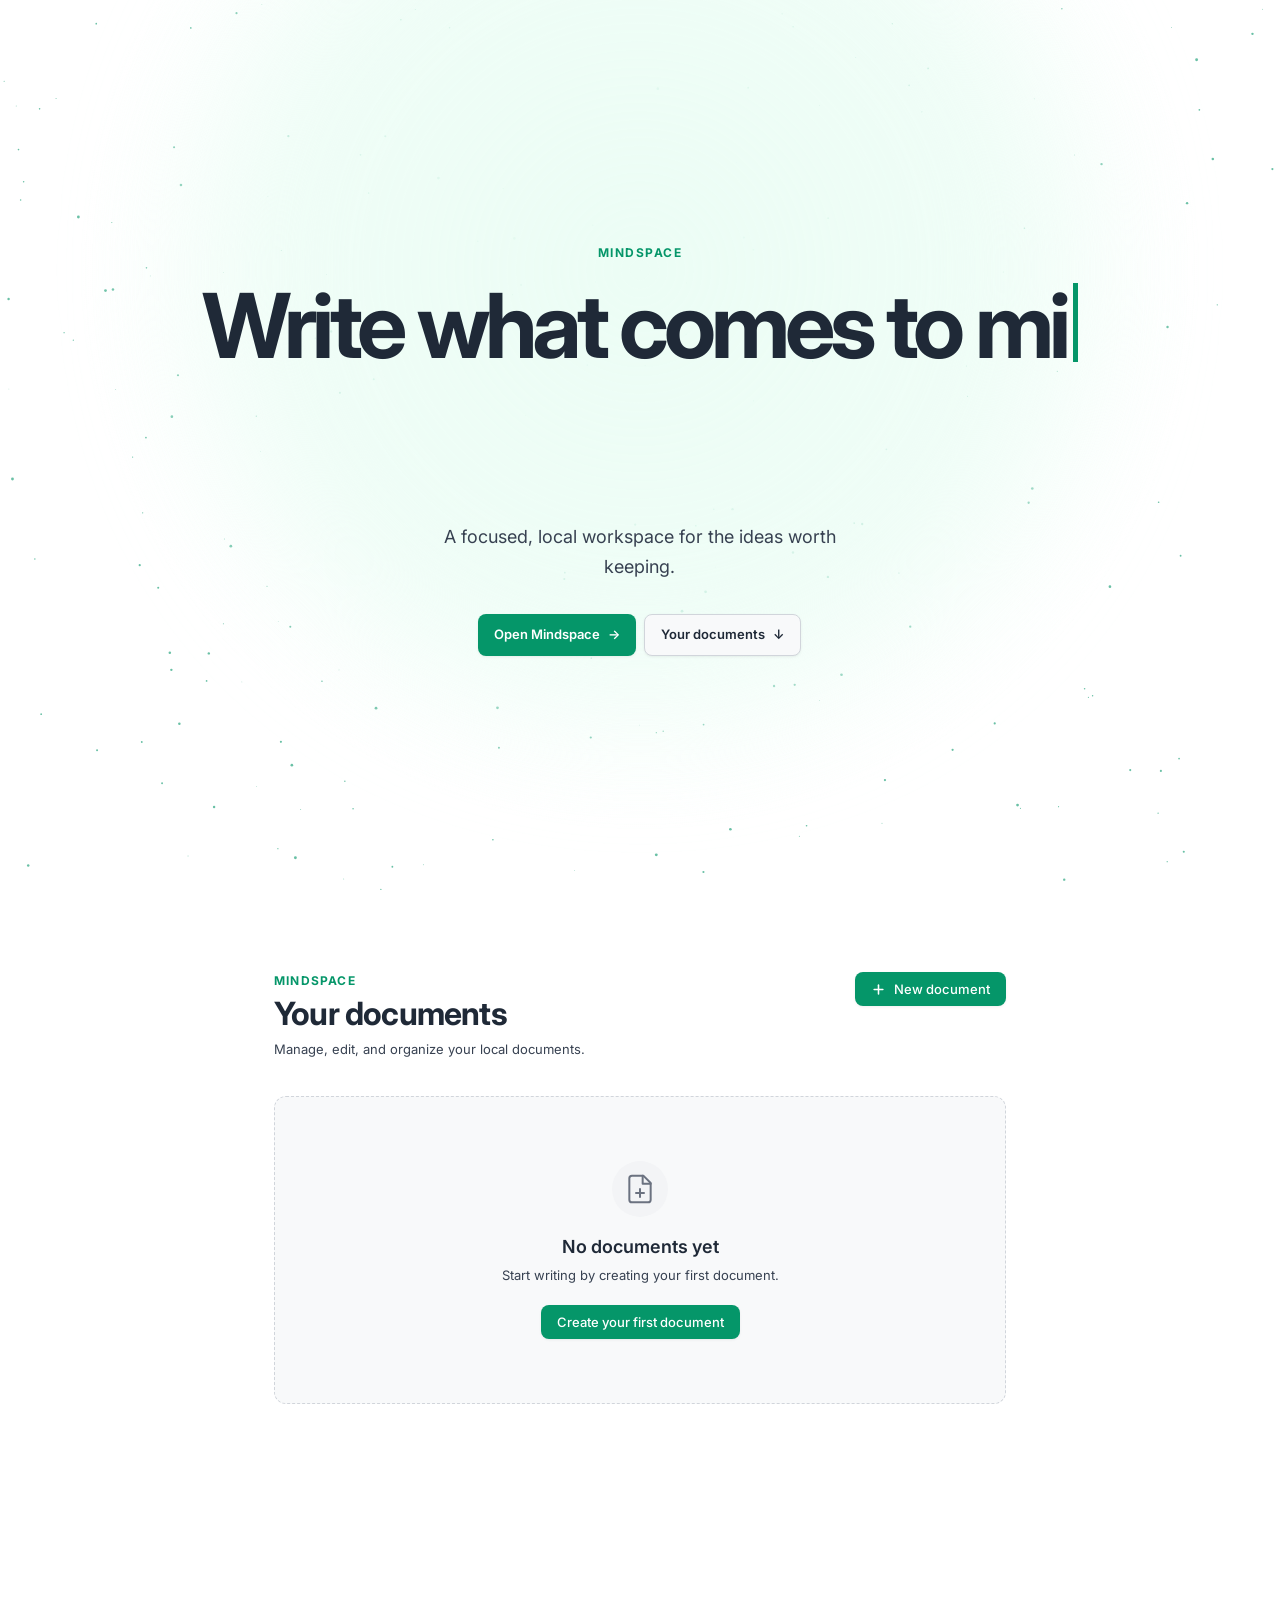
<file: index.html>
<!doctype html>
<html lang="en">
    <head>
        <meta charset="UTF-8" />
        <meta name="viewport" content="width=device-width, initial-scale=1.0" />
        <meta http-equiv="refresh" content="0; url=src/ui/dashboard.html" />
        <title>Mindspace</title>
    </head>
    <body>
        <p>
            Opening Mindspace...
            <a href="src/ui/dashboard.html">Open the dashboard</a>
        </p>
        <script>
            window.location.replace("src/ui/dashboard.html");
        </script>
    </body>
</html>
</file>
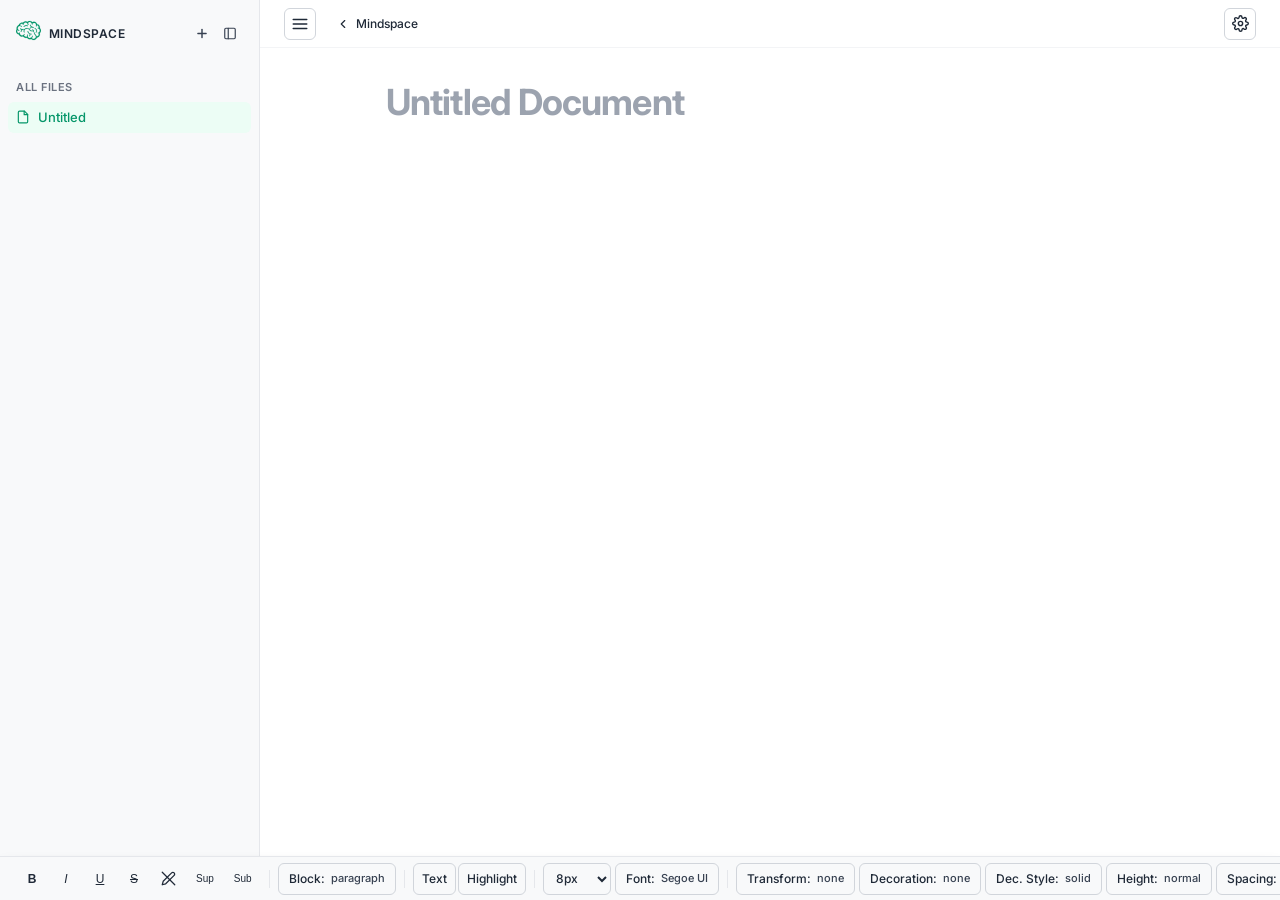
<file: src/ui/index.html>
<!doctype html>
<html lang="en">
    <head>
        <meta charset="UTF-8" />
        <meta name="viewport" content="width=device-width, initial-scale=1.0" />
        <title>Mindspace — Write what comes to mind.</title>
        <script src="./theme-init.js"></script>
        <link rel="preconnect" href="https://fonts.googleapis.com" />
        <link rel="preconnect" href="https://fonts.gstatic.com" crossorigin />
        <link
            href="https://fonts.googleapis.com/css2?family=Fira+Code:wght@400;500&family=Inter:wght@400;500;600;700&family=JetBrains+Mono:wght@400;500&family=Lora:ital,wght@0,400;0,600;1,400&family=Merriweather:wght@400;700&family=Outfit:wght@400;500;600&family=Playfair+Display:ital,wght@0,500;0,700;1,400&family=Plus+Jakarta+Sans:wght@400;500;600;700&family=Poppins:wght@400;500;600&family=Roboto:wght@400;500;700&display=swap"
            rel="stylesheet"
        />
        <link rel="stylesheet" href="./style.css" />
    </head>
    <body>
        <!-- App Loading State -->
        <div id="app-loading" class="app-loading">
            <div class="spinner" aria-hidden="true"></div>
            <span>Loading document…</span>
        </div>

        <!-- Application Shell -->
        <div id="app-shell" class="hidden">
            <!-- Workspace Sidebar -->
            <aside id="sidebar">
                <div class="sidebar-header">
                    <div class="sidebar-brand">
                        <a href="./dashboard.html">
                            <svg
                                height="25px"
                                width="25px"
                                version="1.1"
                                id="_x32_"
                                xmlns="http://www.w3.org/2000/svg"
                                xmlns:xlink="http://www.w3.org/1999/xlink"
                                viewBox="0 0 512.00 512.00"
                                xml:space="preserve"
                                fill="#059669"
                                stroke="#059669"
                                stroke-width="2.56"
                            >
                                <g id="SVGRepo_bgCarrier" stroke-width="0"></g>
                                <g
                                    id="SVGRepo_tracerCarrier"
                                    stroke-linecap="round"
                                    stroke-linejoin="round"
                                    stroke="#CCCCCC"
                                    stroke-width="5.12"
                                ></g>
                                <g id="SVGRepo_iconCarrier">
                                    <style type="text/css">
                                        .st0 {
                                            fill: #059669;
                                        }
                                    </style>
                                    <g>
                                        <path
                                            class="st0"
                                            d="M345.934,233.32c-3.329-1.882-7.555-0.71-9.438,2.619c-1.882,3.329-0.71,7.565,2.624,9.447 c5.114,2.912,8.235,6.161,10.298,9.518c-8.54,3-16.11,4.234-22.799,4.234c-9.789-0.009-17.796-2.593-24.548-6.552 c-6.734-3.968-12.18-9.393-16.309-15.022c-6.806-9.278-15.661-17.542-26.098-23.571c-10.422-6.011-22.479-9.767-35.419-9.767 c-11.347-0.008-23.305,2.913-35.153,9.42c-4.844,2.655-9.043,5.762-12.7,9.153c-14.414,5.549-26.834,7.546-37.341,7.546 c-14.969,0-26.151-4.022-33.627-7.973c-3.733-1.971-6.525-3.933-8.332-5.353c-0.906-0.719-1.566-1.288-1.976-1.66l-0.426-0.409 l-0.067-0.062H94.62c-2.655-2.726-7.023-2.796-9.771-0.151c-2.752,2.654-2.832,7.04-0.177,9.792 c0.386,0.391,5.149,5.265,14.267,10.095c3.991,2.113,8.883,4.19,14.534,5.886c-1.501,2.113-3.551,5.202-5.784,9.135 c-4.293,7.573-9.225,18.201-11.738,30.737c-0.75,3.746,1.683,7.396,5.434,8.15c3.751,0.745,7.404-1.688,8.15-5.442 c2.108-10.556,6.414-19.94,10.205-26.608c1.891-3.338,3.645-5.993,4.906-7.778c0.63-0.896,1.136-1.58,1.474-2.024 c0.168-0.214,0.297-0.382,0.373-0.48l0.08-0.098l0.009-0.009l0.004-0.009c0.639-0.781,1.066-1.66,1.309-2.583 c3.525,0.434,7.227,0.701,11.156,0.692c7.284,0.009,15.261-0.852,23.851-2.805c-4.258,9.18-6.01,18.76-6.015,27.54 c0.017,8.843,1.7,16.869,4.701,23.261c1.637,3.463,5.77,4.936,9.228,3.303c3.458-1.634,4.936-5.771,3.298-9.224v-0.009 c-1.926-4.013-3.392-10.334-3.369-17.331c-0.005-7.546,1.624-15.856,5.531-23.438c3.928-7.582,10.028-14.498,19.479-19.701 c9.974-5.46,19.496-7.698,28.49-7.706c10.24,0,19.887,2.957,28.498,7.91c8.603,4.963,16.119,11.95,21.844,19.762 c5.038,6.872,11.778,13.655,20.452,18.769c8.656,5.114,19.284,8.478,31.58,8.469c8.136,0,16.975-1.474,26.466-4.706l0.022,0.497 c0,3.392-0.528,6.481-1.056,8.665c-0.262,1.092-0.524,1.954-0.706,2.513c-0.093,0.275-0.164,0.479-0.208,0.594l-0.04,0.107 l-0.004,0.017h0.004c-1.403,3.543,0.324,7.556,3.866,8.976c3.551,1.421,7.586-0.311,9.007-3.862 c0.177-0.497,2.966-7.413,2.992-17.011c0-5.505-0.964-11.968-4.164-18.35C359.62,244.054,354.133,237.928,345.934,233.32z"
                                        ></path>
                                        <path
                                            class="st0"
                                            d="M361.382,187.056c-19.043,0-34.336-7.014-44.914-16.194c-5.278-4.581-9.336-9.704-12.003-14.604 c-2.681-4.91-3.911-9.58-3.893-13.078c0-3.827-3.103-6.925-6.929-6.925c-3.826,0-6.926,3.098-6.926,6.925 c0.018,6.516,2.055,13.193,5.58,19.692c3.689,6.766,9.078,13.335,15.928,19.123c-1.381,1.918-3.286,4.387-5.718,7.032 c-5.278,5.762-12.886,12.145-21.969,15.368c-3.604,1.287-5.482,5.256-4.194,8.851c1.287,3.605,5.252,5.488,8.852,4.199 c12.327-4.43,21.555-12.508,27.815-19.381c2.788-3.072,4.958-5.877,6.561-8.123c11.462,6.614,25.618,10.982,41.812,10.973 c3.822,0,6.93-3.098,6.93-6.925C368.311,190.164,365.204,187.056,361.382,187.056z"
                                        ></path>
                                        <path
                                            class="st0"
                                            d="M315.197,322.537c-12.961,0-23.26-2.504-31.535-6.33c-12.385-5.753-20.42-14.595-25.476-23.412 c-2.521-4.395-4.261-8.771-5.358-12.616c-1.101-3.826-1.532-7.182-1.523-9.215c0-3.826-3.098-6.926-6.925-6.926 c-3.831,0-6.929,3.099-6.929,6.926c0,2.495,0.297,5.256,0.906,8.292c1.056,5.291,3.067,11.409,6.326,17.712 c4.888,9.447,12.647,19.354,24.242,26.884c2.903,1.899,6.046,3.622,9.428,5.166c0.528,2.273,1.261,6.321,1.256,11.204 c0,3.552-0.382,7.511-1.456,11.569c-1.074,4.057-2.823,8.195-5.602,12.216c-2.179,3.152-1.394,7.466,1.754,9.642 c3.148,2.175,7.462,1.394,9.638-1.749c3.782-5.469,6.178-11.151,7.608-16.567c1.434-5.424,1.913-10.582,1.913-15.111 c0-2.264-0.124-4.359-0.311-6.276c6.677,1.554,13.992,2.459,22.044,2.45c3.823,0,6.926-3.107,6.926-6.934 C322.123,325.644,319.02,322.537,315.197,322.537z"
                                        ></path>
                                        <path
                                            class="st0"
                                            d="M409.302,218.468c-3.431-2.956-7.133-5.38-11.04-7.103c-3.902-1.722-8.026-2.752-12.248-2.752 c-3.826,0-6.929,3.098-6.929,6.925c0,3.836,3.103,6.934,6.929,6.934c2.548-0.009,5.771,0.879,9.158,2.841 c5.078,2.912,10.357,8.141,14.196,14.693c3.862,6.543,6.308,14.33,6.304,22.373c-0.031,8.852-2.819,18.085-10.365,27.266 c-2.437,2.956-2.02,7.315,0.932,9.756c2.948,2.433,7.316,2.016,9.753-0.932c9.508-11.472,13.565-24.194,13.534-36.09 c0-7.227-1.447-14.142-3.879-20.446C421.988,232.485,416.16,224.398,409.302,218.468z"
                                        ></path>
                                        <path
                                            class="st0"
                                            d="M168.073,181.534v-0.009c4.759-5.638,11.538-10.059,19.266-13.033c7.715-2.983,16.327-4.475,24.384-4.466 c7.848-0.018,15.155,1.429,20.514,3.924c3.476,1.598,7.59,0.089,9.198-3.391c1.602-3.472,0.084-7.582-3.387-9.19 c-7.741-3.56-16.837-5.194-26.324-5.202c-9.739,0-19.901,1.758-29.365,5.388c-9.441,3.64-18.235,9.199-24.862,17.02 c-2.473,2.921-2.109,7.297,0.812,9.766C161.228,184.819,165.601,184.446,168.073,181.534z"
                                        ></path>
                                        <polygon
                                            class="st0"
                                            points="481.632,161.514 481.637,161.523 481.637,161.523 "
                                        ></polygon>
                                        <polygon
                                            class="st0"
                                            points="336.159,392.808 336.159,392.817 336.154,392.817 "
                                        ></polygon>
                                        <path
                                            class="st0"
                                            d="M492.215,208.417c-1.225-1.243-2.539-2.424-3.87-3.586c0.696-3.88,1.1-7.831,1.1-11.844 c0.004-10.636-2.53-21.467-7.808-31.464c-6.033-11.462-14.969-20.554-25.401-26.715c-7.297-4.315-15.323-7.191-23.642-8.532 c-2.019-7.182-5.185-14.019-9.438-20.224c-7.08-10.334-17.148-18.892-29.467-24.193c-8.811-3.791-18.058-5.611-27.14-5.611 c0,0-0.28-0.009-0.79,0.036c-11.533,0.134-22.759,3.161-32.69,8.692c-3.884-4.679-8.376-8.843-13.375-12.35 c-10.956-7.697-24.353-12.261-38.687-12.403c-0.165-0.009-0.364-0.017-0.608-0.026c-0.031,0-0.062,0-0.097,0h-0.009h-0.009h-0.004 c-0.022,0-0.044,0-0.066,0c-0.133,0-0.293,0.009-0.497,0.017c-12.482,0.098-24.277,3.543-34.354,9.508 c-4.368,2.575-8.354,5.673-12.012,9.118c-10.44-6.508-22.777-10.308-35.917-10.37l-0.048-0.008h-0.311c-0.009,0-0.014,0-0.022,0 c-0.018,0-0.036,0-0.057,0c-0.16,0-0.36,0.008-0.613,0.026c-13.979,0.133-27.088,4.466-37.896,11.817 c-6.264,4.253-11.746,9.518-16.279,15.545c-5.735-1.553-11.723-2.396-17.841-2.396c-5.091,0-10.254,0.577-15.394,1.749 c-15.138,3.471-28.068,11.772-37.334,22.861h0.005c-6.503,7.768-11.195,16.93-13.77,26.812 c-9.873,3.348-19.177,8.959-26.959,16.886c-0.004,0.009-0.013,0.018-0.022,0.027c-13.051,13.308-19.621,30.718-19.616,48.004v0.026 v0.036c0,0,0,0.017,0,0.035v0.186h0.004c0.017,6.01,0.83,12.003,2.415,17.827C4.799,239.81,0.005,254.272,0,269.073 c-0.004,10.955,2.638,22.097,8.128,32.369c6.17,11.533,15.244,20.668,25.8,26.856c7.404,4.341,15.532,7.21,23.952,8.559 c4.484,12.048,12.172,22.444,22.009,30.141c11.701,9.172,26.462,14.596,42.278,14.596c1.643,0,3.281-0.052,4.918-0.177h0.04h0.022 h0.005h0.004c6.982-0.506,13.672-2.077,19.904-4.501c4.142,6.64,9.348,12.508,15.395,17.348 c11.697,9.366,26.572,14.96,42.517,15.031c0.058,0.009,0.106,0.009,0.156,0.009c0.054,0,0.106,0,0.156,0h0.009 c0.005,0,0.005,0,0.005,0h0.013h0.071c0.023,0,0.032,0,0.054,0l0.173-0.009h0.049c1.274-0.009,2.553-0.062,3.826-0.142h0.018 l0.75-0.018c5.708-0.418,11.222-1.528,16.447-3.249c6.583,9.775,15.75,18.022,27.092,23.492h-0.005 c9.57,4.616,19.78,6.827,29.8,6.827c9.756,0,19.3-2.121,28.054-6.046c12.722,13.512,30.661,21.627,49.957,21.646 c4.231,0,8.51-0.391,12.79-1.199c16.438-3.089,30.523-11.888,40.378-23.9h-0.004c6.436-7.821,11.067-17.054,13.544-27.016 c11.368-1.118,22.648-5.078,32.618-12.092c9.487-6.659,16.838-15.36,21.765-25.072c4.928-9.704,7.467-20.412,7.467-31.216 c0-7.2-1.172-14.428-3.476-21.397c5.917-4.82,11.15-10.698,15.323-17.578c6.748-11.098,9.997-23.474,9.997-35.638 C511.996,238.914,505.102,221.468,492.215,208.417z M481.277,279.744c-6.965,11.47-18.192,18.609-30.457,20.731 c-3.773,0.648-6.303,4.235-5.656,7.998c0.648,3.774,4.231,6.304,8,5.656c2.819-0.479,5.594-1.181,8.315-2.068 c2.964,6.126,4.426,12.696,4.426,19.248c0.004,7.005-1.651,13.965-4.838,20.242c-3.192,6.278-7.898,11.861-14.077,16.212 c-7.781,5.451-16.615,8.053-25.418,8.061c-0.688,0-1.376-0.053-2.064-0.088c-0.146-1.154-0.289-2.299-0.502-3.445v-0.009 c-1.518-8.035-4.643-15.386-8.936-21.769l-0.524-0.782l-0.71-0.613c-5.252-4.492-12.217-11.879-17.593-19.407 c-2.694-3.756-4.998-7.556-6.547-10.938c-1.568-3.383-2.286-6.34-2.26-8.088c0-0.781,0.116-1.305,0.245-1.66 c0.137-0.346,0.266-0.551,0.537-0.834c2.703-2.699,2.703-7.094,0-9.793c-2.708-2.707-7.094-2.707-9.798,0v-0.008 c-1.686,1.686-2.96,3.719-3.742,5.85c-0.781,2.131-1.096,4.324-1.096,6.446c0.026,4.803,1.478,9.348,3.52,13.858 c3.095,6.73,7.711,13.415,12.696,19.514c4.692,5.736,9.686,10.876,14.156,14.818c3.076,4.741,5.323,10.086,6.433,15.972 c0.466,2.477,0.723,4.936,0.759,7.306l0.004,0.036c0.005,0.32,0.009,0.631,0.009,0.95c0,10.477-3.725,20.375-10.13,28.179 c-6.415,7.796-15.44,13.442-26.124,15.457c-2.796,0.525-5.571,0.782-8.301,0.782c-14.693,0.009-28.286-7.36-36.453-19.115 c4.395-4.457,8.141-9.695,11.008-15.625c3.556-7.351,5.42-15.129,5.762-22.817c0.169-3.836-2.796-7.067-6.614-7.236 c-3.826-0.168-7.063,2.796-7.232,6.615c-0.262,5.886-1.673,11.781-4.394,17.4l-0.004,0.018c-2.904,6.019-6.97,11.053-11.804,15.04 l-0.026,0.017c-7.941,6.517-17.992,10.104-28.259,10.104c-6.472,0-13.029-1.421-19.266-4.422 c-11.551-5.576-19.572-15.43-23.119-26.758l-0.005-0.009c-1.354-4.298-2.055-8.799-2.055-13.335c0-6.472,1.421-13.024,4.434-19.292 c1.665-3.445,0.214-7.582-3.232-9.242c-3.444-1.66-7.586-0.213-9.246,3.232c-3.934,8.15-5.811,16.806-5.811,25.303 c0,4.119,0.471,8.195,1.323,12.19c-5.411,2.956-11.515,4.838-18.112,5.328h-0.013c-1.074,0.071-2.14,0.106-3.187,0.106 c-10.401,0-20.038-3.605-27.7-9.73c-6.668-5.328-11.777-12.545-14.507-20.9c4.878-4.812,8.918-10.44,11.87-16.682 c1.633-3.454,0.155-7.591-3.303-9.225c-3.458-1.634-7.591-0.16-9.225,3.303c-2.743,5.806-6.72,10.956-11.617,15.084 c-6.934,5.85-15.692,9.624-25.444,10.325h-0.014c-1.07,0.071-2.135,0.115-3.187,0.115c-22,0.009-40.777-16.22-43.947-37.971 l-0.008-0.054l-0.009-0.054c-0.169-1.029-0.289-2.113-0.369-3.231c-0.075-1.084-0.114-2.149-0.114-3.214 c0-2.806,0.262-5.549,0.758-8.221c0.693-3.765-1.793-7.378-5.557-8.08c-3.76-0.693-7.373,1.794-8.07,5.558 c-0.644,3.48-0.986,7.076-0.986,10.743l0.014,0.399c-6.228-0.693-12.274-2.672-17.69-5.85c-6.832-4.005-12.66-9.855-16.682-17.366 c-3.578-6.694-5.26-13.85-5.265-20.926c0-9.127,2.833-18.093,8.075-25.586c2.006,2.841,4.293,5.54,6.854,8.052 c5.838,5.736,12.611,9.989,19.79,12.758c3.565,1.386,7.578-0.39,8.958-3.959c1.381-3.569-0.394-7.582-3.959-8.959 c-5.478-2.122-10.618-5.344-15.08-9.73l-0.009-0.008c-3.924-3.845-6.974-8.23-9.172-12.927c-2.783-5.948-4.181-12.403-4.181-18.866 c0.004-11.249,4.208-22.426,12.691-31.1c7.213-7.342,16.292-11.64,25.728-12.927h0.009h0.009l0.026-0.009 c1.994-0.266,4-0.408,6.015-0.399c11.245,0.009,22.444,4.218,31.114,12.696c2.734,2.672,7.12,2.628,9.797-0.106 c2.677-2.734,2.628-7.12-0.106-9.793c-11.032-10.805-25.338-16.327-39.668-16.602c1.634-6.632,4.75-12.793,9.1-17.987 c6.019-7.191,14.299-12.518,24.157-14.791c3.348-0.764,6.686-1.136,9.97-1.136c5.806,0,11.449,1.154,16.664,3.267 c-1.483,5.158-2.299,10.601-2.299,16.22c0,3.826,3.103,6.925,6.929,6.925c3.826,0,6.925-3.098,6.925-6.925 c0-6.064,1.221-11.852,3.401-17.108c3.346-8.026,9.002-14.88,16.118-19.719c7.13-4.838,15.684-7.644,24.961-7.653 c13.348,0.009,25.272,5.851,33.444,15.164l0.014,0.009c6.871,7.821,11.013,18.049,11.018,29.306c0,3.826,3.098,6.925,6.929,6.925 c3.827,0,6.925-3.098,6.925-6.925c0.005-12.793-4.133-24.672-11.142-34.288c3.587-4.971,8.159-9.18,13.45-12.305 c6.623-3.915,14.312-6.152,22.586-6.152c9.504,0,18.249,2.965,25.472,8.035c7.222,5.06,12.878,12.225,16.069,20.579l-0.004-0.008 c1.883,4.945,2.917,10.263,2.921,15.874c0,3.826,3.099,6.926,6.926,6.926c3.826,0,6.929-3.099,6.929-6.926 c0-5.718-0.857-11.24-2.393-16.46c8.203-7.644,19.092-11.968,30.328-11.968c5.868,0,11.817,1.172,17.57,3.64 c8.022,3.454,14.463,8.949,19.057,15.643c4.59,6.685,7.298,14.56,7.756,22.692c0.044,0.835,0.071,1.678,0.071,2.521 c-0.005,5.868-1.164,11.809-3.631,17.562c-1.51,3.516,0.111,7.59,3.626,9.099c3.516,1.518,7.59-0.115,9.1-3.631 c2.57-5.966,4.048-12.154,4.549-18.315c6.792,0.453,13.407,2.512,19.266,5.975c6.689,3.96,12.38,9.73,16.282,17.135v0.008 c3.414,6.464,5.012,13.353,5.016,20.163c0,3.125-0.36,6.214-1.021,9.242c-4.182-1.616-8.475-2.726-12.803-3.338 c-3.787-0.533-7.288,2.105-7.821,5.904c-0.533,3.783,2.104,7.289,5.895,7.822c4.346,0.613,8.63,1.865,12.74,3.8 c0.728,1.181,1.802,2.166,3.174,2.752c0.857,0.364,1.745,0.542,2.624,0.55c2.556,1.705,4.883,3.614,6.96,5.727l-0.093-0.097 l0.111,0.115c8.296,8.381,12.788,19.701,12.784,31.233C487.749,264.571,485.672,272.518,481.277,279.744z"
                                        ></path>
                                    </g>
                                </g>
                            </svg>
                        </a>
                        <a href="./dashboard.html" class="sidebar-title"
                            >Mindspace</a
                        >
                    </div>
                    <div class="sidebar-header-actions">
                        <button
                            id="sidebar-new-btn"
                            class="sidebar-icon-btn"
                            title="New document"
                            aria-label="New document"
                        >
                            <svg
                                width="15"
                                height="15"
                                viewBox="0 0 24 24"
                                fill="none"
                                stroke="currentColor"
                                stroke-width="2.5"
                                stroke-linecap="round"
                                stroke-linejoin="round"
                            >
                                <line x1="12" y1="5" x2="12" y2="19"></line>
                                <line x1="5" y1="12" x2="19" y2="12"></line>
                            </svg>
                        </button>
                        <button
                            id="sidebar-toggle-btn"
                            class="sidebar-icon-btn"
                            title="Toggle sidebar"
                            aria-label="Toggle sidebar"
                        >
                            <svg
                                width="15"
                                height="15"
                                viewBox="0 0 24 24"
                                fill="none"
                                stroke="currentColor"
                                stroke-width="2"
                                stroke-linecap="round"
                                stroke-linejoin="round"
                            >
                                <rect
                                    x="3"
                                    y="3"
                                    width="18"
                                    height="18"
                                    rx="2"
                                    ry="2"
                                ></rect>
                                <line x1="9" y1="3" x2="9" y2="21"></line>
                            </svg>
                        </button>
                    </div>
                </div>
                <div class="sidebar-section-label">All Files</div>
                <ul id="sidebar-list" class="sidebar-list"></ul>
            </aside>

            <!-- Main Editor Container -->
            <main id="app-main">
                <header id="top-bar">
                    <div class="top-bar-left">
                        <button
                            id="mobile-menu-btn"
                            class="top-bar-btn"
                            title="Toggle navigation"
                            aria-label="Toggle navigation"
                        >
                            <svg
                                width="18"
                                height="18"
                                viewBox="0 0 24 24"
                                fill="none"
                                stroke="currentColor"
                                stroke-width="2"
                                stroke-linecap="round"
                                stroke-linejoin="round"
                            >
                                <line x1="3" y1="12" x2="21" y2="12"></line>
                                <line x1="3" y1="6" x2="21" y2="6"></line>
                                <line x1="3" y1="18" x2="21" y2="18"></line>
                            </svg>
                        </button>
                        <a href="./dashboard.html" class="top-bar-back-link">
                            <svg
                                width="14"
                                height="14"
                                viewBox="0 0 24 24"
                                fill="none"
                                stroke="currentColor"
                                stroke-width="2"
                                stroke-linecap="round"
                                stroke-linejoin="round"
                            >
                                <polyline points="15 18 9 12 15 6"></polyline>
                            </svg>
                            <span>Mindspace</span>
                        </a>
                    </div>
                    <div class="top-bar-right">
                        <button
                            id="options-btn"
                            class="top-bar-btn"
                            title="Settings & Options"
                            aria-label="Settings & Options"
                        >
                            <svg
                                width="17"
                                height="17"
                                viewBox="0 0 24 24"
                                fill="none"
                                stroke="currentColor"
                                stroke-width="2"
                                stroke-linecap="round"
                                stroke-linejoin="round"
                            >
                                <circle cx="12" cy="12" r="3"></circle>
                                <path
                                    d="M19.4 15a1.65 1.65 0 0 0 .33 1.82l.06.06a2 2 0 0 1 0 2.83 2 2 0 0 1-2.83 0l-.06-.06a1.65 1.65 0 0 0-1.82-.33 1.65 1.65 0 0 0-1 1.51V21a2 2 0 0 1-2 2 2 2 0 0 1-2-2v-.09A1.65 1.65 0 0 0 9 19.4a1.65 1.65 0 0 0-1.82.33l-.06.06a2 2 0 0 1-2.83 0 2 2 0 0 1 0-2.83l.06-.06a1.65 1.65 0 0 0 .33-1.82 1.65 1.65 0 0 0-1.51-1H3a2 2 0 0 1-2-2 2 2 0 0 1 2-2h.09A1.65 1.65 0 0 0 4.6 9a1.65 1.65 0 0 0-.33-1.82l-.06-.06a2 2 0 0 1 0-2.83 2 2 0 0 1 2.83 0l.06.06a1.65 1.65 0 0 0 1.82.33H9a1.65 1.65 0 0 0 1-1.51V3a2 2 0 0 1 2-2 2 2 0 0 1 2 2v.09a1.65 1.65 0 0 0 1 1.51 1.65 1.65 0 0 0 1.82-.33l.06-.06a2 2 0 0 1 2.83 0 2 2 0 0 1 0 2.83l-.06.06a1.65 1.65 0 0 0-.33 1.82V9a1.65 1.65 0 0 0 1.51 1H21a2 2 0 0 1 2 2 2 2 0 0 1-2 2h-.09a1.65 1.65 0 0 0-1.51 1z"
                                ></path>
                            </svg>
                        </button>
                    </div>
                </header>

                <div id="editor-wrapper">
                    <div
                        id="editor-title"
                        contenteditable="true"
                        spellcheck="false"
                    ></div>
                    <div
                        id="editor"
                        contenteditable="true"
                        spellcheck="false"
                    ></div>
                </div>
            </main>
        </div>

        <!-- Floating Toolbar (Selection Styling) -->
        <div id="floating-toolbar" class="hidden">
            <div class="floating-row floating-row-1">
                <button
                    class="floating-toolbar-btn"
                    data-command="bold"
                    data-handling="simple"
                    aria-label="Bold"
                    title="Bold (Ctrl+B)"
                >
                    <b>B</b>
                </button>
                <button
                    class="floating-toolbar-btn"
                    data-command="italic"
                    aria-label="Italic"
                    title="Italic (Ctrl+I)"
                >
                    <i>I</i>
                </button>
                <button
                    class="floating-toolbar-btn"
                    data-command="underline"
                    aria-label="Underline"
                    title="Underline (Ctrl+U)"
                >
                    <u>U</u>
                </button>
                <button
                    class="floating-toolbar-btn"
                    data-command="strikethrough"
                    aria-label="Strikethrough"
                    title="Strikethrough"
                >
                    <s>S</s>
                </button>
                <button
                    class="floating-toolbar-btn"
                    data-command="superscript"
                    aria-label="Superscript"
                    title="Superscript"
                >
                    <sup>Sup</sup>
                </button>
                <button
                    class="floating-toolbar-btn"
                    data-command="subscript"
                    aria-label="Subscript"
                    title="Subscript"
                >
                    <sub>Sub</sub>
                </button>

                <span class="floating-toolbar-divider"></span>

                <div class="color-picker-container">
                    <label
                        class="color-btn"
                        aria-label="Font color"
                        title="Text Color"
                    >
                        <span
                            class="color-icon-text"
                            id="floating-color-indicator"
                            >A</span
                        >
                        <input
                            type="color"
                            data-command="foreColor"
                            class="picker"
                            id="fontColor-picker"
                        />
                    </label>
                    <label
                        class="color-btn"
                        aria-label="Highlight color"
                        title="Highlight Color"
                    >
                        <span class="color-icon-bg" id="floating-bg-indicator"
                            >H</span
                        >
                        <input
                            type="color"
                            data-command="hiliteColor"
                            class="picker"
                            id="backgroundColor-picker"
                        />
                    </label>
                </div>
            </div>

            <div class="floating-row floating-row-2">
                <select id="floating-block-type" aria-label="Block type">
                    <option value="paragraph">Paragraph</option>
                    <option value="h1">Heading 1</option>
                    <option value="h2">Heading 2</option>
                    <option value="h3">Heading 3</option>
                    <option value="code">Code Block</option>
                    <option value="blockquote">Blockquote</option>
                </select>

                <select id="floating-fontSize-select" aria-label="Font size">
                    <option value="8">8px</option>
                    <option value="9">9px</option>
                    <option value="10">10px</option>
                    <option value="11">11px</option>
                    <option value="12">12px</option>
                    <option value="13">13px</option>
                    <option value="14">14px</option>
                    <option value="15">15px</option>
                    <option value="16">16px</option>
                    <option value="18">18px</option>
                    <option value="20">20px</option>
                    <option value="24">24px</option>
                    <option value="28">28px</option>
                    <option value="32">32px</option>
                    <option value="36">36px</option>
                    <option value="48">48px</option>
                    <option value="64">64px</option>
                    <option value="72">72px</option>
                </select>

                <select
                    id="floating-fontFamily-select"
                    aria-label="Font family"
                >
                    <option value="Inter">Inter (Sans-Serif)</option>
                    <option value="Plus Jakarta Sans">Plus Jakarta Sans</option>
                    <option value="Outfit">Outfit</option>
                    <option value="Poppins">Poppins</option>
                    <option value="Roboto">Roboto</option>
                    <option value="Playfair Display">
                        Playfair Display (Serif)
                    </option>
                    <option value="Lora">Lora (Editorial Serif)</option>
                    <option value="Merriweather">Merriweather</option>
                    <option value="JetBrains Mono">
                        JetBrains Mono (Monospace)
                    </option>
                    <option value="Fira Code">Fira Code (Code)</option>
                    <option value="Segoe UI">Segoe UI</option>
                    <option value="Arial">Arial</option>
                    <option value="Georgia">Georgia</option>
                    <option value="Courier New">Courier New</option>
                </select>

                <select id="floating-list-type" aria-label="List type">
                    <option value="">No List</option>
                    <option value="none-list">Normal Text</option>
                    <option value="insertUnOrderedList">Bullet List</option>
                    <option value="insertOrderedList">Numbered List</option>
                </select>
            </div>
        </div>

        <!-- Static Toolbar (Persistent Bottom Bar) -->
        <div id="static-toolbar">
            <div class="static-toolbar-group">
                <button
                    class="static-toolbar-btn"
                    data-handling="style"
                    data-command="bold"
                    aria-label="Bold"
                    title="Bold"
                >
                    <b>B</b>
                </button>
                <button
                    class="static-toolbar-btn"
                    data-handling="style"
                    data-command="italic"
                    aria-label="Italic"
                    title="Italic"
                >
                    <i>I</i>
                </button>
                <button
                    class="static-toolbar-btn"
                    data-handling="style"
                    data-command="underline"
                    aria-label="Underline"
                    title="Underline"
                >
                    <u>U</u>
                </button>
                <button
                    class="static-toolbar-btn"
                    data-handling="style"
                    data-command="strikethrough"
                    aria-label="Strikethrough"
                    title="Strikethrough"
                >
                    <s>S</s>
                </button>
                <button
                    class="static-toolbar-btn"
                    data-handling="style"
                    data-command="removeStyle"
                    aria-label="Clear formatting"
                    title="Clear formatting"
                >
                    <svg
                        width="15"
                        height="15"
                        viewBox="0 0 24 24"
                        fill="none"
                        stroke="currentColor"
                        stroke-width="2"
                        stroke-linecap="round"
                        stroke-linejoin="round"
                    >
                        <path
                            d="M17 3a2.828 2.828 0 1 1 4 4L7.5 20.5 2 22l1.5-5.5L17 3z"
                        ></path>
                        <line x1="2" y1="2" x2="22" y2="22"></line>
                    </svg>
                </button>
                <button
                    class="static-toolbar-btn"
                    data-handling="style"
                    data-command="superscript"
                    aria-label="Superscript"
                    title="Superscript"
                >
                    <sup>Sup</sup>
                </button>
                <button
                    class="static-toolbar-btn"
                    data-handling="style"
                    data-command="subscript"
                    aria-label="Subscript"
                    title="Subscript"
                >
                    <sub>Sub</sub>
                </button>
            </div>

            <span class="static-toolbar-divider"></span>

            <div
                data-command="blockType"
                data-level="block"
                class="static-popover"
            >
                <div data-default="Block Type">
                    <span>Block:</span><span class="value-txt"></span>
                    <div
                        id="static-blockType"
                        popover="auto"
                        class="static-container"
                    >
                        <span class="static-options" data-value="paragraph"
                            >Paragraph</span
                        >
                        <span class="static-options" data-value="h1"
                            >Heading 1</span
                        >
                        <span class="static-options" data-value="h2"
                            >Heading 2</span
                        >
                        <span class="static-options" data-value="h3"
                            >Heading 3</span
                        >
                        <span class="static-options" data-value="code"
                            >Code Block</span
                        >
                        <span class="static-options" data-value="blockquote"
                            >Blockquote</span
                        >
                    </div>
                </div>
            </div>

            <span class="static-toolbar-divider"></span>

            <div class="color-picker-container">
                <label
                    class="color-btn"
                    aria-label="Font color"
                    title="Font Color"
                >
                    Text
                    <input
                        type="color"
                        data-command="foreColor"
                        class="picker"
                        id="static-fontColor-picker"
                    />
                </label>
                <label
                    class="color-btn"
                    aria-label="Background color"
                    title="Highlight Color"
                >
                    Highlight
                    <input
                        type="color"
                        data-command="hiliteColor"
                        class="picker"
                        id="static-backgroundColor-picker"
                    />
                </label>
            </div>

            <span class="static-toolbar-divider"></span>

            <select
                id="static-fontSize-select"
                aria-label="Font size"
                title="Font Size"
            >
                <option value="8">8px</option>
                <option value="9">9px</option>
                <option value="10">10px</option>
                <option value="11">11px</option>
                <option value="12">12px</option>
                <option value="13">13px</option>
                <option value="14">14px</option>
                <option value="15">15px</option>
                <option value="16">16px</option>
                <option value="18">18px</option>
                <option value="20">20px</option>
                <option value="24">24px</option>
                <option value="28">28px</option>
                <option value="32">32px</option>
                <option value="36">36px</option>
                <option value="48">48px</option>
                <option value="64">64px</option>
                <option value="72">72px</option>
            </select>

            <div
                data-command="fontFamily"
                class="static-popover"
                data-level="inline"
            >
                <div data-default="Font Family">
                    <span>Font:</span><span class="value-txt"></span>
                </div>
                <div
                    id="static-fontFamily"
                    popover="auto"
                    class="static-container"
                >
                    <span class="static-options" data-value="Inter">Inter</span>
                    <span class="static-options" data-value="Plus Jakarta Sans"
                        >Plus Jakarta Sans</span
                    >
                    <span class="static-options" data-value="Outfit"
                        >Outfit</span
                    >
                    <span class="static-options" data-value="Poppins"
                        >Poppins</span
                    >
                    <span class="static-options" data-value="Roboto"
                        >Roboto</span
                    >
                    <span class="static-options" data-value="Playfair Display"
                        >Playfair Display</span
                    >
                    <span class="static-options" data-value="Lora">Lora</span>
                    <span class="static-options" data-value="Merriweather"
                        >Merriweather</span
                    >
                    <span class="static-options" data-value="JetBrains Mono"
                        >JetBrains Mono</span
                    >
                    <span class="static-options" data-value="Fira Code"
                        >Fira Code</span
                    >
                    <span class="static-options" data-value="Segoe UI"
                        >Segoe UI</span
                    >
                    <span class="static-options" data-value="Arial">Arial</span>
                    <span class="static-options" data-value="Georgia"
                        >Georgia</span
                    >
                    <span class="static-options" data-value="Courier New"
                        >Courier New</span
                    >
                </div>
            </div>

            <span class="static-toolbar-divider"></span>

            <div
                data-command="textTransform"
                class="static-popover"
                data-level="inline"
            >
                <div data-default="Text Transform">
                    <span>Transform:</span><span class="value-txt"></span>
                </div>
                <div
                    id="static-textTransform"
                    popover="auto"
                    class="static-container"
                >
                    <span class="static-options" data-value="none">None</span>
                    <span class="static-options" data-value="capitalize"
                        >Capitalize</span
                    >
                    <span class="static-options" data-value="uppercase"
                        >Uppercase</span
                    >
                    <span class="static-options" data-value="lowercase"
                        >Lowercase</span
                    >
                </div>
            </div>

            <div
                data-command="textDecorationLine"
                class="static-popover"
                data-level="inline"
            >
                <div data-default="Text Decoration">
                    <span>Decoration:</span><span class="value-txt"></span>
                </div>
                <div
                    id="static-textDecorationLine"
                    popover="auto"
                    class="static-container"
                >
                    <span class="static-options" data-value="none">None</span>
                    <span class="static-options" data-value="underline"
                        >Underline</span
                    >
                    <span class="static-options" data-value="overline"
                        >Overline</span
                    >
                    <span class="static-options" data-value="line-through"
                        >Line Through</span
                    >
                </div>
            </div>

            <div
                data-command="textDecorationStyle"
                class="static-popover"
                data-level="inline"
            >
                <div data-default="Decoration Style">
                    <span>Dec. Style:</span><span class="value-txt"></span>
                </div>
                <div
                    id="static-textDecorationStyle"
                    popover="auto"
                    class="static-container"
                >
                    <span class="static-options" data-value="solid">Solid</span>
                    <span class="static-options" data-value="dotted"
                        >Dotted</span
                    >
                    <span class="static-options" data-value="dashed"
                        >Dashed</span
                    >
                    <span class="static-options" data-value="wavy">Wavy</span>
                    <span class="static-options" data-value="double"
                        >Double</span
                    >
                </div>
            </div>

            <div
                data-command="lineHeight"
                class="static-popover"
                data-level="block"
            >
                <div data-default="Line Height">
                    <span>Height:</span><span class="value-txt"></span>
                </div>
                <div
                    id="static-lineHeight"
                    popover="auto"
                    class="static-container"
                >
                    <span class="static-options" data-value="normal"
                        >Normal</span
                    >
                    <span class="static-options" data-value="1">1.0</span>
                    <span class="static-options" data-value="1.15">1.15</span>
                    <span class="static-options" data-value="1.25">1.25</span>
                    <span class="static-options" data-value="1.5">1.5</span>
                    <span class="static-options" data-value="1.75">1.75</span>
                    <span class="static-options" data-value="2">2.0</span>
                    <span class="static-options" data-value="2.5">2.5</span>
                </div>
            </div>

            <div
                data-command="letterSpacing"
                class="static-popover"
                data-level="inline"
            >
                <div data-default="Letter Spacing">
                    <span>Spacing:</span><span class="value-txt"></span>
                </div>
                <div
                    id="static-letterSpacing"
                    popover="auto"
                    class="static-container"
                >
                    <span class="static-options" data-value="normal"
                        >Normal</span
                    >
                    <span class="static-options" data-value="-0.05em"
                        >Tight (-0.05em)</span
                    >
                    <span class="static-options" data-value="0.05em"
                        >Loose (0.05em)</span
                    >
                    <span class="static-options" data-value="0.1em"
                        >Very Loose (0.1em)</span
                    >
                    <span class="static-options" data-value="0.2em"
                        >Extra Loose (0.2em)</span
                    >
                </div>
            </div>

            <div
                data-command="alignment"
                class="static-popover"
                data-level="block"
            >
                <div data-default="Alignment">
                    <span>Align:</span><span class="value-txt"></span>
                </div>
                <div
                    id="static-alignment"
                    popover="auto"
                    class="static-container"
                >
                    <span class="static-options" data-value="left">Left</span>
                    <span class="static-options" data-value="center"
                        >Center</span
                    >
                    <span class="static-options" data-value="right">Right</span>
                    <span class="static-options" data-value="justify"
                        >Justify</span
                    >
                </div>
            </div>
        </div>

        <!-- Options Popover Menu -->
        <div id="options-popover" popover="auto" class="hidden">
            <div class="options-section">
                <h4>Display Theme</h4>
                <button id="dark-mode-toggle" class="option-toggle">
                    <span>Dark Mode</span>
                    <svg
                        class="toggle-check"
                        width="14"
                        height="14"
                        viewBox="0 0 24 24"
                        fill="none"
                        stroke="currentColor"
                        stroke-width="2.5"
                        stroke-linecap="round"
                        stroke-linejoin="round"
                    >
                        <polyline points="20 6 9 17 4 12"></polyline>
                    </svg>
                </button>
                <button id="focus-mode-toggle" class="option-toggle">
                    <span>Focus Mode</span>
                    <svg
                        class="toggle-check"
                        width="14"
                        height="14"
                        viewBox="0 0 24 24"
                        fill="none"
                        stroke="currentColor"
                        stroke-width="2.5"
                        stroke-linecap="round"
                        stroke-linejoin="round"
                    >
                        <polyline points="20 6 9 17 4 12"></polyline>
                    </svg>
                </button>
            </div>
            <div class="options-section">
                <h4>Content Width</h4>
                <div class="width-buttons">
                    <button id="width-100" class="options-value-btn">
                        100%
                    </button>
                    <button id="width-80" class="options-value-btn active">
                        80%
                    </button>
                    <button id="width-70" class="options-value-btn">70%</button>
                    <button id="width-50" class="options-value-btn">50%</button>
                </div>
            </div>
            <div class="options-section">
                <h4>Editor Features</h4>
                <button id="autocomplete-toggle" class="option-toggle active">
                    <span>Autocomplete</span>
                    <svg
                        class="toggle-check"
                        width="14"
                        height="14"
                        viewBox="0 0 24 24"
                        fill="none"
                        stroke="currentColor"
                        stroke-width="2.5"
                        stroke-linecap="round"
                        stroke-linejoin="round"
                    >
                        <polyline points="20 6 9 17 4 12"></polyline>
                    </svg>
                </button>
                <button id="spellcheck-toggle" class="option-toggle active">
                    <span>Spellcheck</span>
                    <svg
                        class="toggle-check"
                        width="14"
                        height="14"
                        viewBox="0 0 24 24"
                        fill="none"
                        stroke="currentColor"
                        stroke-width="2.5"
                        stroke-linecap="round"
                        stroke-linejoin="round"
                    >
                        <polyline points="20 6 9 17 4 12"></polyline>
                    </svg>
                </button>
                <button id="autosave-toggle" class="option-toggle active">
                    <span>AutoSave</span>
                    <svg
                        class="toggle-check"
                        width="14"
                        height="14"
                        viewBox="0 0 24 24"
                        fill="none"
                        stroke="currentColor"
                        stroke-width="2.5"
                        stroke-linecap="round"
                        stroke-linejoin="round"
                    >
                        <polyline points="20 6 9 17 4 12"></polyline>
                    </svg>
                </button>

                <h4 style="margin-top: 10px">Save Delay</h4>
                <div class="width-buttons">
                    <button id="delay-1000" class="options-value-btn">
                        1s
                    </button>
                    <button id="delay-2000" class="options-value-btn active">
                        2s
                    </button>
                    <button id="delay-3000" class="options-value-btn">
                        3s
                    </button>
                    <button id="delay-4000" class="options-value-btn">
                        4s
                    </button>
                </div>
            </div>
            <div class="options-section">
                <button id="find-replace-btn" class="option-btn">
                    <span>Find & Replace</span>
                    <kbd class="kbd-shortcut">Ctrl+F</kbd>
                </button>
            </div>
        </div>

        <!-- Find & Replace Dialog Panel -->
        <div
            id="find-replace-panel"
            class="hidden"
            role="dialog"
            aria-modal="true"
            aria-label="Find and replace"
        >
            <div class="find-replace-header">
                <h3>Find & Replace</h3>
            </div>
            <div class="find-replace-row">
                <label for="find-input">Find</label>
                <input
                    id="find-input"
                    type="text"
                    placeholder="Text to find..."
                    autocomplete="off"
                />
            </div>
            <div class="find-replace-row">
                <label for="replace-input">Replace</label>
                <input
                    id="replace-input"
                    type="text"
                    placeholder="Replace with..."
                    autocomplete="off"
                />
            </div>
            <div class="find-replace-controls">
                <button id="find-prev-btn" type="button">Previous</button>
                <button id="find-next-btn" type="button">Next</button>
            </div>
            <div class="find-replace-controls">
                <button id="replace-btn" type="button">Replace</button>
                <button id="replace-all-btn" type="button" class="btn-accent">
                    Replace All
                </button>
            </div>
            <div class="find-replace-footer">
                <span id="find-count">No results</span>
                <button id="find-replace-close" type="button">Close</button>
            </div>
        </div>

        <!-- Autocomplete suggestion overlay field -->
        <div id="suggestion-field"></div>

        <script src="../app.js" type="module"></script>
    </body>
</html>
</file>
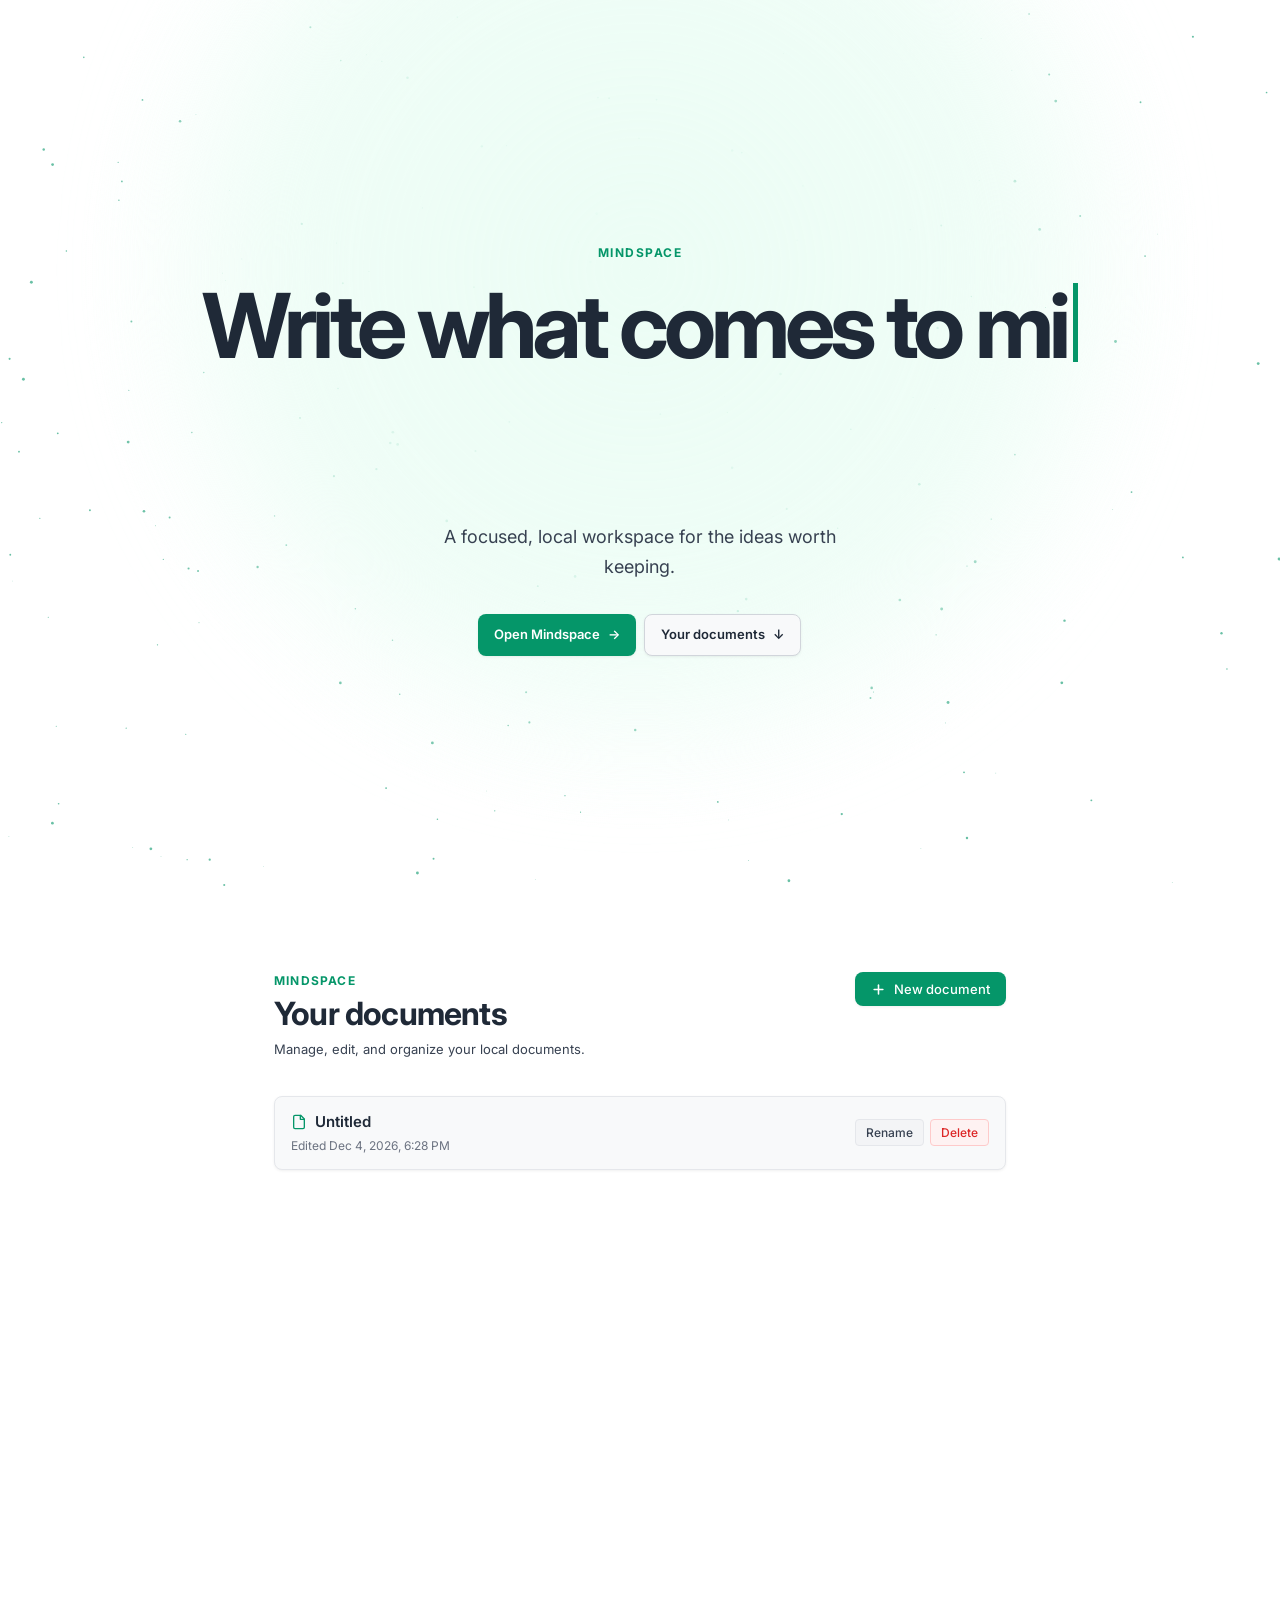
<file: src/ui/dashboard.html>
<!doctype html>
<html lang="en">
    <head>
        <meta charset="UTF-8" />
        <meta name="viewport" content="width=device-width, initial-scale=1.0" />
        <title>Mindspace — Write what comes to mind.</title>
        <script src="./theme-init.js"></script>
        <link rel="preconnect" href="https://fonts.googleapis.com" />
        <link rel="preconnect" href="https://fonts.gstatic.com" crossorigin />
        <link
            href="https://fonts.googleapis.com/css2?family=Fira+Code:wght@400;500&family=Inter:wght@400;500;600;700&family=JetBrains+Mono:wght@400;500&family=Lora:ital,wght@0,400;0,600;1,400&family=Merriweather:wght@400;700&family=Outfit:wght@400;500;600&family=Playfair+Display:ital,wght@0,500;0,700;1,400&family=Plus+Jakarta+Sans:wght@400;500;600;700&family=Poppins:wght@400;500;600&family=Roboto:wght@400;500;700&display=swap"
            rel="stylesheet"
        />
        <link rel="stylesheet" href="./style.css" />
        <link rel="stylesheet" href="./dashboard.css" />
        <link rel="stylesheet" href="./home.css" />
    </head>
    <body>
        <canvas id="dust-canvas" aria-hidden="true"></canvas>
        <main>
            <section class="home-hero" aria-labelledby="home-title">
                <div class="hero-glow" aria-hidden="true"></div>
                <div class="home-content">
                    <p class="home-kicker">Mindspace</p>
                    <h1 id="home-title" class="home-title" aria-label="Write what comes to mind.">
                        <span id="typewriter-text"></span><span class="typewriter-cursor" aria-hidden="true"></span>
                    </h1>
                    <p class="home-description">
                        A focused, local workspace for the ideas worth keeping.
                    </p>
                    <div class="home-actions">
                        <a class="home-cta" href="./index.html">Open Mindspace <span aria-hidden="true">→</span></a>
                        <a class="home-secondary-cta" href="#documents">Your documents <span aria-hidden="true">↓</span></a>
                    </div>
                </div>
            </section>

            <section id="documents" class="dashboard" aria-labelledby="documents-title">
                <header class="dashboard-header">
                    <div class="dashboard-header-title">
                        <p class="documents-kicker">Mindspace</p>
                        <h2 id="documents-title">Your documents</h2>
                        <p class="dashboard-subtitle">Manage, edit, and organize your local documents.</p>
                    </div>
                    <button id="new-doc-btn" class="new-doc-btn" type="button">
                        <svg width="15" height="15" viewBox="0 0 24 24" fill="none" stroke="currentColor" stroke-width="2.5" stroke-linecap="round" stroke-linejoin="round" aria-hidden="true">
                            <line x1="12" y1="5" x2="12" y2="19"></line>
                            <line x1="5" y1="12" x2="19" y2="12"></line>
                        </svg>
                        <span>New document</span>
                    </button>
                </header>

                <div id="empty-state" class="empty-state hidden">
                    <div class="empty-icon" aria-hidden="true">
                        <svg width="32" height="32" viewBox="0 0 24 24" fill="none" stroke="currentColor" stroke-width="1.5" stroke-linecap="round" stroke-linejoin="round">
                            <path d="M14.5 2H6a2 2 0 0 0-2 2v16a2 2 0 0 0 2 2h12a2 2 0 0 0 2-2V7.5L14.5 2z"></path>
                            <polyline points="14 2 14 8 20 8"></polyline>
                            <line x1="12" y1="18" x2="12" y2="12"></line>
                            <line x1="9" y1="15" x2="15" y2="15"></line>
                        </svg>
                    </div>
                    <h3>No documents yet</h3>
                    <p>Start writing by creating your first document.</p>
                    <button id="empty-new-doc-btn" class="new-doc-btn" type="button">Create your first document</button>
                </div>

                <ul id="doc-list" class="doc-list"></ul>
            </section>
        </main>
        <script src="./home.js"></script>
        <script src="./DashboardView.js" type="module"></script>
    </body>
</html>
</file>
<file: src/ui/style.css>
/* ============================================================
   Unified Modern Design System Tokens
   ============================================================ */
@import url("https://fonts.googleapis.com/css2?family=Inter:wght@400;500;600;700&family=JetBrains+Mono:wght@400;500&display=swap");

:root {
    /* Typography Scale */
    --font-sans:
        "Inter", -apple-system, BlinkMacSystemFont, "Segoe UI", Roboto,
        sans-serif;
    --font-mono:
        "JetBrains Mono", ui-monospace, SFMono-Regular, Menlo, Monaco, Consolas,
        monospace;

    --font-2xs: 0.6875rem; /* 11px */
    --font-xs: 0.75rem; /* 12px */
    --font-sm: 0.8125rem; /* 13px */
    --font-base: 0.9375rem; /* 15px */
    --font-md: 1.125rem; /* 18px */
    --font-lg: 1.5rem; /* 24px */
    --font-xl: 2.25rem; /* 36px */

    --lh-tight: 1.25;
    --lh-normal: 1.5;
    --lh-relaxed: 1.65;

    /* Radius Scale */
    --radius-xs: 4px;
    --radius-sm: 6px;
    --radius-md: 8px;
    --radius-lg: 12px;
    --radius-xl: 16px;
    --radius-pill: 9999px;

    /* Spacing Scale */
    --space-3xs: 2px;
    --space-2xs: 4px;
    --space-xs: 6px;
    --space-sm: 8px;
    --space-md: 12px;
    --space-lg: 16px;
    --space-xl: 24px;
    --space-2xl: 32px;
    --space-3xl: 48px;

    /* Animation & Transitions */
    --transition-fast: 120ms cubic-bezier(0.16, 1, 0.3, 1);
    --transition-normal: 180ms cubic-bezier(0.16, 1, 0.3, 1);
    --transition-slow: 240ms cubic-bezier(0.16, 1, 0.3, 1);

    /* Light Theme Colors (Clean Notion & AI Palette with High Contrast) */
    --bg: #ffffff; /* Pure White */
    --bg-card: #f8f9fa; /* Soft Light Gray Sidebar / Cards */
    --bg-secondary: #f3f4f6; /* Subtle hover/secondary */
    --bg-tertiary: #e5e7eb;
    --bg-hover: rgba(0, 0, 0, 0.05);
    --bg-active: rgba(0, 0, 0, 0.09);

    --border: #e5e7eb;
    --border-subtle: #f3f4f6;
    --border-strong: #d1d5db;

    --text: #1f2937; /* Deep Dark Charcoal (Crisp & High Contrast) */
    --text-secondary: #374151; /* Medium Dark Charcoal (Prominent Icons & Buttons) */
    --text-tertiary: #6b7280; /* Clear Muted Labels */
    --text-placeholder: #9ca3af;

    --accent: #059669; /* Rich Emerald Teal (Non-blue) */
    --accent-hover: #047857;
    --accent-subtle: #ecfdf5;
    --accent-text: #059669;
    --accent-border: #a7f3d0;

    --danger: #dc2626;
    --danger-hover: #b91c1c;
    --danger-subtle: #fef2f2;
    --danger-border: #fecaca;

    --toolbar-bg: #ffffff;
    --toolbar-text: #1f2937;
    --toolbar-hover: #f3f4f6;
    --toolbar-active: #e5e7eb;
    --toolbar-border: #e5e7eb;

    --shadow-xs: 0 1px 2px 0 rgba(0, 0, 0, 0.03);
    --shadow-sm:
        0 1px 3px 0 rgba(0, 0, 0, 0.06), 0 1px 2px -1px rgba(0, 0, 0, 0.04);
    --shadow-md:
        0 4px 12px -2px rgba(0, 0, 0, 0.08), 0 2px 6px -1px rgba(0, 0, 0, 0.04);
    --shadow-lg:
        0 12px 28px -4px rgba(0, 0, 0, 0.12),
        0 4px 12px -2px rgba(0, 0, 0, 0.06);

    --focus-ring: 0 0 0 2px var(--bg-card), 0 0 0 4px var(--accent);
}

/* Dark Theme Palette (Modern AI / Gemini / GPT Web Aesthetics) */
[data-theme="dark"] {
    --bg: #191919; /* Dark Charcoal */
    --bg-card: #202020; /* Muted Dark Gray Sidebar / Cards */
    --bg-secondary: #2a2a2a; /* Subtle hover/secondary */
    --bg-tertiary: #333333;
    --bg-hover: rgba(255, 255, 255, 0.06);
    --bg-active: rgba(255, 255, 255, 0.1);

    --border: #2d2d2d;
    --border-subtle: #242424;
    --border-strong: #3d3d3d;

    --text: #e3e3e3; /* Soft Off-White (prevents glaring) */
    --text-secondary: #9e9e9e; /* Muted Secondary Text */
    --text-tertiary: #757575;
    --text-placeholder: #555555;

    --accent: #34d399; /* Bright Mint Emerald (Non-blue) */
    --accent-hover: #6ee7b7;
    --accent-subtle: rgba(52, 211, 153, 0.15);
    --accent-text: #34d399;
    --accent-border: rgba(52, 211, 153, 0.4);

    --danger: #ef4444;
    --danger-hover: #f87171;
    --danger-subtle: rgba(239, 68, 68, 0.12);
    --danger-border: rgba(239, 68, 68, 0.3);

    --toolbar-bg: #202020;
    --toolbar-text: #e3e3e3;
    --toolbar-hover: #2a2a2a;
    --toolbar-active: #333333;
    --toolbar-border: #2d2d2d;

    --shadow-xs: 0 1px 2px 0 rgba(0, 0, 0, 0.4);
    --shadow-sm: 0 2px 4px 0 rgba(0, 0, 0, 0.4);
    --shadow-md:
        0 6px 16px -2px rgba(0, 0, 0, 0.5), 0 0 0 1px rgba(255, 255, 255, 0.06);
    --shadow-lg:
        0 16px 36px -4px rgba(0, 0, 0, 0.7), 0 0 0 1px rgba(255, 255, 255, 0.08);

    --focus-ring: 0 0 0 2px var(--bg-card), 0 0 0 4px var(--accent);
}

/* Base Resets */
*,
*::before,
*::after {
    box-sizing: border-box;
}

html,
body {
    margin: 0;
    padding: 0;
    background: var(--bg);
    color: var(--text);
    font-family: var(--font-sans);
    font-size: 16px;
    line-height: var(--lh-normal);
    -webkit-font-smoothing: antialiased;
    -moz-osx-font-smoothing: grayscale;
    text-rendering: optimizeLegibility;
}

/* Custom Scrollbars */
::-webkit-scrollbar {
    width: 6px;
    height: 6px;
}

::-webkit-scrollbar-track {
    background: transparent;
}

::-webkit-scrollbar-thumb {
    background: var(--border-strong);
    border-radius: var(--radius-pill);
}

::-webkit-scrollbar-thumb:hover {
    background: var(--text-tertiary);
}

/* Hidden Utility Class */
.hidden {
    display: none !important;
}

/* ============================================================
   Page Loading State
   ============================================================ */
.app-loading {
    display: flex;
    flex-direction: column;
    align-items: center;
    justify-content: center;
    gap: var(--space-md);
    height: 100vh;
    font-size: var(--font-sm);
    font-weight: 500;
    color: var(--text-secondary);
    background: var(--bg);
}

.spinner {
    width: 22px;
    height: 22px;
    border: 2.5px solid var(--border);
    border-top-color: var(--accent);
    border-radius: 50%;
    animation: spin 0.6s linear infinite;
}

@keyframes spin {
    to {
        transform: rotate(360deg);
    }
}

/* ============================================================
   Application Shell & Layout
   ============================================================ */
#app-shell {
    display: flex;
    width: 100vw;
    height: 100vh;
    overflow: hidden;
}

/* Workspace Sidebar */
#sidebar {
    width: 260px;
    min-width: 260px;
    height: 100vh;
    display: flex;
    flex-direction: column;
    background: var(--bg-card);
    border-right: 1px solid var(--border);
    padding: var(--space-md) var(--space-sm) var(--space-2xl);
    overflow-y: auto;
    user-select: none;
    transition:
        transform var(--transition-normal),
        width var(--transition-normal),
        margin-left var(--transition-normal);
}

.sidebar-header {
    display: flex;
    align-items: center;
    justify-content: space-between;
    padding: var(--space-xs) var(--space-sm) var(--space-md);
    margin-bottom: var(--space-xs);
}

.sidebar-brand {
    display: flex;
    align-items: center;
    gap: var(--space-sm);
}

.sidebar-brand-icon {
    color: var(--accent);
}

.sidebar-title {
    font-size: var(--font-xs);
    font-weight: 600;
    letter-spacing: 0.04em;
    text-transform: uppercase;
    color: var(--text);
    text-decoration: none;
    transition: color var(--transition-fast);
}

.sidebar-title:hover {
    color: var(--accent);
}

.sidebar-header-actions {
    display: flex;
    align-items: center;
    gap: var(--space-3xs);
}

.sidebar-icon-btn {
    display: inline-flex;
    align-items: center;
    justify-content: center;
    width: 26px;
    height: 26px;
    background: transparent;
    border: none;
    border-radius: var(--radius-xs);
    color: var(--text-secondary);
    cursor: pointer;
    transition:
        background var(--transition-fast),
        color var(--transition-fast);
}

.sidebar-icon-btn:hover {
    background: var(--bg-secondary);
    color: var(--text);
}

.sidebar-section-label {
    padding: var(--space-xs) var(--space-sm);
    font-size: var(--font-2xs);
    font-weight: 600;
    text-transform: uppercase;
    letter-spacing: 0.05em;
    color: var(--text-tertiary);
    margin-top: var(--space-xs);
}

.sidebar-list {
    list-style: none;
    margin: 0;
    padding: 0;
    display: flex;
    flex-direction: column;
    gap: 2px;
}

.sidebar-item {
    width: 100%;
}

.sidebar-item-link {
    display: flex;
    align-items: center;
    gap: var(--space-sm);
    padding: 6px var(--space-sm);
    border-radius: var(--radius-sm);
    font-size: var(--font-sm);
    font-weight: 500;
    color: var(--text);
    text-decoration: none;
    transition:
        background var(--transition-fast),
        color var(--transition-fast);
}

.sidebar-item-icon {
    display: inline-flex;
    align-items: center;
    color: var(--text-secondary);
    flex-shrink: 0;
}

.sidebar-item-title {
    white-space: nowrap;
    overflow: hidden;
    text-overflow: ellipsis;
}

.sidebar-item-link:hover {
    background: var(--bg-secondary);
    color: var(--text);
}

.sidebar-item-link:hover .sidebar-item-icon {
    color: var(--text-secondary);
}

.sidebar-item.active .sidebar-item-link {
    background: var(--accent-subtle);
    color: var(--accent-text);
    font-weight: 500;
}

.sidebar-item.active .sidebar-item-icon {
    color: var(--accent);
}

/* Collapsed Sidebar */
#app-shell.sidebar-collapsed #sidebar {
    margin-left: -260px;
}

/* ============================================================
   Main Editor Layout
   ============================================================ */
#app-main {
    flex: 1;
    min-width: 0;
    height: 100vh;
    display: flex;
    flex-direction: column;
    overflow-y: auto;
    background: var(--bg);
}

/* Top Navigation Bar */
#top-bar {
    display: flex;
    align-items: center;
    justify-content: space-between;
    height: 48px;
    min-height: 48px;
    padding: 0 var(--space-xl);
    border-bottom: 1px solid var(--border-subtle);
    background: var(--bg);
    position: sticky;
    top: 0;
    z-index: 100;
}

.top-bar-left {
    display: flex;
    align-items: center;
    gap: var(--space-md);
}

.top-bar-right {
    display: flex;
    align-items: center;
    gap: var(--space-sm);
    margin-left: auto;
}

.top-bar-btn {
    display: inline-flex;
    align-items: center;
    justify-content: center;
    width: 32px;
    height: 32px;
    background: transparent;
    border: 1px solid var(--border-strong);
    border-radius: var(--radius-sm);
    color: var(--text);
    cursor: pointer;
    transition: all var(--transition-fast);
}

.top-bar-btn:hover {
    background: var(--bg-secondary);
    color: var(--text);
    border-color: var(--text-secondary);
}

.top-bar-back-link {
    display: inline-flex;
    align-items: center;
    gap: var(--space-xs);
    font-size: var(--font-xs);
    font-weight: 500;
    color: var(--text);
    text-decoration: none;
    padding: 4px 8px;
    border-radius: var(--radius-xs);
    transition:
        background var(--transition-fast),
        color var(--transition-fast);
}

.top-bar-back-link:hover {
    background: var(--bg-secondary);
    color: var(--text);
}

/* Editor Main Content Wrapper */
#editor-wrapper {
    flex: 1;
    min-width: 0;
    max-width: 100%;
    width: 80%;
    margin: 0 auto;
    padding: var(--space-2xl) var(--space-xl) 120px;
    transition: width var(--transition-normal);
}

#editor-title {
    font-size: var(--font-xl);
    font-weight: 700;
    line-height: var(--lh-tight);
    letter-spacing: -0.025em;
    color: var(--text);
    outline: none;
    margin-bottom: var(--space-xl);
    min-height: 1.2em;
    padding-bottom: var(--space-2xs);
    border-bottom: 1px solid transparent;
    transition: border-color var(--transition-fast);
}

#editor-title:focus {
    border-bottom-color: var(--border);
}

#editor-title:empty::before {
    content: "Untitled Document";
    color: var(--text-placeholder);
}

/* Editor Editable Area */
#editor {
    outline: none;
    font-size: var(--font-base);
    line-height: var(--lh-relaxed);
    color: var(--text);
    min-height: 65vh;
}

#editor .block {
    position: relative;
    min-width: 0;
    padding: 0 4px;
    overflow-wrap: anywhere;
    vertical-align: middle;
    border-radius: var(--radius-sm);
    transition: background var(--transition-fast);
}

#editor .block > * {
    max-width: 100%;
}
#editor .block:hover,
#editor .block:focus-within {
    background: var(--bg-hover);
}

#editor:empty::before,
#editor .block:only-child:empty::before {
    content: "Start writing or type '/' for commands…";
    color: var(--text-placeholder);
    pointer-events: none;
}

/* Typography Hierarchy in Editor */
#editor h1,
#editor .block[data-type="h1"] {
    font-size: 1.75rem;
    font-weight: 700;
    line-height: var(--lh-tight);
    letter-spacing: -0.02em;
    margin-top: 1.4em;
    margin-bottom: 0.4em;
}

#editor h2,
#editor .block[data-type="h2"] {
    font-size: 1.35rem;
    font-weight: 600;
    line-height: var(--lh-tight);
    letter-spacing: -0.01em;
    margin-top: 1.2em;
    margin-bottom: 0.3em;
}

#editor h3,
#editor .block[data-type="h3"] {
    font-size: 1.1rem;
    font-weight: 600;
    line-height: var(--lh-tight);
    margin-top: 1em;
    margin-bottom: 0.25em;
}

#editor blockquote,
#editor .block[data-type="blockquote"] {
    border-left: 3px solid var(--accent);
    padding-left: var(--space-md);
    margin: var(--space-sm) 0;
    color: var(--text-secondary);
    font-style: italic;
}

#editor pre,
#editor .block[data-type="pre"] {
    background: var(--bg-secondary);
    font-family: var(--font-mono);
    font-size: 0.875rem;
    line-height: 1.5;
    padding: var(--space-md) var(--space-lg);
    border-radius: var(--radius-md);
    border: 1px solid var(--border);
    overflow-x: auto;
    color: var(--text);
}

#editor ul,
#editor ol {
    margin: 0;
    padding-left: 1.5em;
}

#editor li {
    margin: 2px 0;
}

/* Autocomplete Suggestion Field Overlay */
#suggestion-field {
    position: absolute;
    display: none;
    color: var(--accent-text);
    opacity: 0.5;
    font-size: inherit;
    line-height: inherit;
    font-family: inherit;
    pointer-events: none;
    white-space: pre;
    z-index: 200;
    border-bottom: 1px dotted var(--accent);
    border-radius: 1px;
}

/* ============================================================
   Floating Toolbar (Selection Popover)
   ============================================================ */
#floating-toolbar {
    position: fixed;
    display: flex;
    flex-direction: column;
    gap: 4px;
    padding: 6px 8px;
    background: var(--toolbar-bg);
    color: var(--toolbar-text);
    border: 1px solid var(--toolbar-border);
    border-radius: var(--radius-md);
    box-shadow: var(--shadow-lg);
    z-index: 150;
    backdrop-filter: blur(12px);
}

.floating-row {
    display: flex;
    align-items: center;
    gap: 4px;
}

.color-icon-text {
    font-weight: 700;
    font-size: var(--font-xs);
    transition: color var(--transition-fast);
}

.color-icon-bg {
    font-weight: 700;
    font-size: var(--font-2xs);
    padding: 1px 4px;
    border-radius: 2px;
    transition: background-color var(--transition-fast);
}

.floating-toolbar-btn {
    display: inline-flex;
    align-items: center;
    justify-content: center;
    min-width: 28px;
    height: 28px;
    padding: 0 6px;
    background: transparent;
    border: none;
    border-radius: var(--radius-xs);
    color: var(--toolbar-text);
    font-size: var(--font-xs);
    font-weight: 500;
    cursor: pointer;
    transition:
        background var(--transition-fast),
        color var(--transition-fast);
}

.floating-toolbar-btn:hover {
    background: var(--toolbar-hover);
}

.floating-toolbar-btn.active {
    background: var(--accent);
    color: #ffffff;
}

.floating-toolbar-divider {
    width: 1px;
    height: 16px;
    background: rgba(255, 255, 255, 0.15);
    margin: 0 2px;
}

#floating-toolbar select {
    height: 28px;
    padding: 0 8px;
    background: var(--toolbar-hover);
    color: var(--toolbar-text);
    border: 1px solid rgba(255, 255, 255, 0.12);
    border-radius: var(--radius-xs);
    font-size: var(--font-xs);
    font-family: var(--font-sans);
    cursor: pointer;
    outline: none;
}

#floating-toolbar select:hover {
    background: var(--toolbar-active);
}

#floating-toolbar select option {
    background: var(--bg-card);
    color: var(--text);
}

#floating-toolbar .color-picker-container {
    display: flex;
    gap: 2px;
}

#floating-toolbar .color-btn {
    display: inline-flex;
    align-items: center;
    justify-content: center;
    min-width: 28px;
    height: 28px;
    padding: 0 6px;
    border-radius: var(--radius-xs);
    font-size: var(--font-xs);
    font-weight: 600;
    cursor: pointer;
    transition: background var(--transition-fast);
}

#floating-toolbar .color-btn:hover {
    background: var(--toolbar-hover);
}

.color-icon-text {
    color: var(--accent-text);
    font-weight: 700;
}

.color-icon-bg {
    background: #ffe58f;
    color: #18181b;
    padding: 1px 4px;
    border-radius: 2px;
    font-size: 11px;
}

.picker {
    width: 0;
    height: 0;
    opacity: 0;
    position: absolute;
}

/* ============================================================
   Static Bottom Toolbar
   ============================================================ */
#static-toolbar {
    position: fixed;
    bottom: 0;
    left: 0;
    right: 0;
    z-index: 100;
    display: flex;
    flex-wrap: nowrap;
    align-items: center;
    gap: 4px;
    padding: 6px 16px;
    height: 44px;
    min-height: 44px;
    overflow-x: scroll;
    overflow-y: hidden;
    background: var(--bg-card);
    border-top: 1px solid var(--border);
    box-shadow: var(--shadow-md);
    backdrop-filter: blur(12px);
}

.static-toolbar-group {
    display: flex;
    align-items: center;
    gap: 2px;
    flex: 0 0 auto;
}

.static-toolbar-divider {
    width: 1px;
    height: 18px;
    background: var(--border);
    margin: 0 4px;
    flex: 0 0 auto;
}

.static-toolbar-btn {
    display: inline-flex;
    align-items: center;
    justify-content: center;
    min-width: 32px;
    height: 32px;
    padding: 0 8px;
    background: transparent;
    border: 1px solid transparent;
    border-radius: var(--radius-sm);
    color: var(--text);
    font-size: var(--font-xs);
    font-weight: 500;
    cursor: pointer;
    flex: 0 0 auto;
    transition: all var(--transition-fast);
}

.static-toolbar-btn:hover {
    background: var(--bg-secondary);
    color: var(--text);
}

.static-toolbar-btn.active {
    background: var(--accent-subtle);
    border-color: var(--accent-border);
    color: var(--accent);
    font-weight: 600;
}

#static-toolbar select {
    height: 32px;
    padding: 0 8px;
    background: transparent;
    border: 1px solid var(--border-strong);
    border-radius: var(--radius-sm);
    color: var(--text);
    font-size: var(--font-xs);
    font-family: var(--font-sans);
    font-weight: 500;
    cursor: pointer;
    outline: none;
    flex: 0 0 auto;
    transition: all var(--transition-fast);
}

#static-toolbar select:hover {
    background: var(--bg-secondary);
    color: var(--text);
    border-color: var(--text-secondary);
}

#static-toolbar .color-picker-container {
    display: flex;
    gap: 2px;
    flex: 0 0 auto;
}

#static-toolbar .color-btn {
    display: inline-flex;
    align-items: center;
    justify-content: center;
    padding: 0 8px;
    height: 32px;
    font-size: var(--font-xs);
    font-weight: 500;
    color: var(--text);
    border: 1px solid var(--border-strong);
    border-radius: var(--radius-sm);
    cursor: pointer;
    transition: all var(--transition-fast);
}

#static-toolbar .color-btn:hover {
    background: var(--bg-secondary);
    color: var(--text);
    border-color: var(--text-secondary);
}

#options-btn {
    margin-left: auto;
}

/* Static Toolbar Popovers */
.static-popover {
    position: relative;
    flex: 0 0 auto;
}

.static-popover > div[data-default] {
    display: flex;
    align-items: center;
    gap: 6px;
    height: 32px;
    padding: 0 10px;
    font-size: var(--font-xs);
    font-weight: 500;
    color: var(--text);
    border: 1px solid var(--border-strong);
    border-radius: var(--radius-sm);
    cursor: pointer;
    white-space: nowrap;
    transition: all var(--transition-fast);
}

.static-popover > div[data-default]:hover {
    background: var(--bg-secondary);
    color: var(--text);
    border-color: var(--text-secondary);
}

.static-popover .value-txt {
    color: var(--text-secondary);
    font-size: var(--font-2xs);
    font-weight: 500;
}

.static-container {
    position: fixed;
    display: flex;
    flex-direction: column;
    min-width: 170px;
    max-height: 280px;
    overflow-y: auto;
    padding: var(--space-xs);
    background: var(--bg-card);
    border: 1px solid var(--border-strong);
    border-radius: var(--radius-md);
    box-shadow: var(--shadow-lg);
    z-index: 120;
    margin: 0;
}

.static-container[popover],
#options-popover[popover] {
    margin: 0;
    border: 1px solid var(--border-strong);
    color: var(--text);
    background: var(--bg-card);
}

.static-container:popover-open,
.static-container:not(.hidden) {
    display: flex !important;
}

#options-popover:popover-open,
#options-popover:not(.hidden) {
    display: block !important;
}

.static-options {
    padding: 7px 10px;
    font-size: var(--font-xs);
    font-weight: 500;
    color: var(--text-secondary);
    border-radius: var(--radius-xs);
    cursor: pointer;
    white-space: nowrap;
    transition:
        background var(--transition-fast),
        color var(--transition-fast);
}

.static-options:hover {
    background: var(--bg-secondary);
    color: var(--text);
}

/* ============================================================
   Options Menu Popover
   ============================================================ */
#options-popover {
    position: fixed;
    width: 270px;
    padding: var(--space-md);
    background: var(--bg-card);
    border: 1px solid var(--border-strong);
    border-radius: var(--radius-lg);
    box-shadow: var(--shadow-lg);
    z-index: 120;
}

.options-section {
    padding: 8px 0;
}

.options-section + .options-section {
    border-top: 1px solid var(--border);
}

.options-section h4 {
    margin: 0 0 6px;
    font-size: var(--font-2xs);
    font-weight: 600;
    text-transform: uppercase;
    letter-spacing: 0.05em;
    color: var(--text-secondary);
}

.option-toggle,
.option-btn {
    display: flex;
    align-items: center;
    justify-content: space-between;
    width: 100%;
    text-align: left;
    padding: 7px 10px;
    margin-bottom: 2px;
    background: transparent;
    border: 1px solid transparent;
    border-radius: var(--radius-sm);
    font-size: var(--font-xs);
    font-weight: 500;
    color: var(--text);
    cursor: pointer;
    transition: all var(--transition-fast);
}

.option-toggle:hover,
.option-btn:hover {
    background: var(--bg-secondary);
    color: var(--text);
}

.toggle-check {
    opacity: 0;
    color: var(--accent);
    transition: opacity var(--transition-fast);
}

.option-toggle.active {
    background: var(--accent-subtle);
    border-color: var(--accent-border);
    color: var(--accent-text);
    font-weight: 600;
}

.option-toggle.active .toggle-check {
    opacity: 1;
}

.width-buttons {
    display: flex;
    gap: 4px;
    margin-top: 4px;
}

.options-value-btn {
    flex: 1;
    padding: 6px 4px;
    background: var(--bg-secondary);
    border: 1px solid var(--border-strong);
    border-radius: var(--radius-xs);
    font-size: var(--font-2xs);
    font-weight: 500;
    color: var(--text);
    cursor: pointer;
    transition: all var(--transition-fast);
}

.options-value-btn:hover {
    border-color: var(--text-secondary);
    color: var(--text);
}

.options-value-btn.active {
    background: var(--accent);
    border-color: var(--accent);
    color: #ffffff;
    font-weight: 600;
}

.kbd-shortcut {
    font-family: var(--font-mono);
    font-size: 10px;
    padding: 2px 5px;
    background: var(--bg-secondary);
    border: 1px solid var(--border-strong);
    border-radius: var(--radius-xs);
    color: var(--text-secondary);
}

/* ============================================================
   Find & Replace Panel
   ============================================================ */
#find-replace-panel {
    position: fixed;
    bottom: 56px;
    right: 20px;
    width: 320px;
    padding: var(--space-md);
    background: var(--bg-card);
    border: 1px solid var(--border-strong);
    border-radius: var(--radius-lg);
    box-shadow: var(--shadow-lg);
    z-index: 130;
}

.find-replace-header h3 {
    margin: 0 0 var(--space-md);
    font-size: var(--font-sm);
    font-weight: 600;
    color: var(--text);
}

.find-replace-row {
    display: flex;
    align-items: center;
    gap: var(--space-sm);
    margin-bottom: var(--space-sm);
}

.find-replace-row label {
    width: 56px;
    font-size: var(--font-xs);
    font-weight: 500;
    color: var(--text-secondary);
}

.find-replace-row input {
    flex: 1;
    padding: 7px 10px;
    background: var(--bg-secondary);
    border: 1px solid var(--border);
    border-radius: var(--radius-sm);
    font-size: var(--font-xs);
    font-family: var(--font-sans);
    color: var(--text);
    transition: all var(--transition-fast);
}

.find-replace-row input:focus {
    outline: none;
    border-color: var(--accent);
    box-shadow: var(--focus-ring);
}

.find-replace-controls {
    display: flex;
    gap: var(--space-xs);
    margin-bottom: var(--space-sm);
}

.find-replace-controls button {
    flex: 1;
    padding: 6px 10px;
    background: var(--bg-secondary);
    border: 1px solid var(--border);
    border-radius: var(--radius-sm);
    font-size: var(--font-xs);
    font-weight: 500;
    color: var(--text);
    cursor: pointer;
    transition: all var(--transition-fast);
}

.find-replace-controls button:hover {
    background: var(--bg-tertiary);
    border-color: var(--border-strong);
}

.find-replace-controls button.btn-accent {
    background: var(--accent);
    border-color: var(--accent);
    color: #ffffff;
}

.find-replace-controls button.btn-accent:hover {
    background: var(--accent-hover);
}

.find-replace-footer {
    display: flex;
    justify-content: space-between;
    align-items: center;
    margin-top: var(--space-xs);
    padding-top: var(--space-xs);
    border-top: 1px solid var(--border);
}

#find-count {
    font-size: var(--font-xs);
    font-weight: 500;
    color: var(--text-tertiary);
}

#find-replace-close {
    padding: 4px 8px;
    background: transparent;
    border: none;
    font-size: var(--font-xs);
    font-weight: 500;
    color: var(--text-secondary);
    cursor: pointer;
    border-radius: var(--radius-xs);
    transition: background var(--transition-fast);
}

#find-replace-close:hover {
    background: var(--bg-secondary);
    color: var(--text);
}

/* CSS Highlight API for Find & Replace Matches */
::highlight(find-match) {
    background-color: rgba(254, 240, 138, 0.6);
    color: #000;
}

::highlight(find-current) {
    background-color: var(--accent);
    color: #fff;
}

/* Sidebar Collapsed State */
#app-shell.sidebar-collapsed #sidebar {
    margin-left: -260px;
}

#app-shell.sidebar-collapsed #mobile-menu-btn {
    display: inline-flex !important;
}

/* ============================================================
   Focus Mode Override
   ============================================================ */
.focus-mode #sidebar {
    margin-left: -260px;
}

.focus-mode #top-bar {
    opacity: 0.2;
    transition: opacity var(--transition-normal);
}

.focus-mode #top-bar:hover {
    opacity: 1;
}

.focus-mode #static-toolbar {
    opacity: 0.15;
    transition: opacity var(--transition-normal);
}

.focus-mode #static-toolbar:hover {
    opacity: 1;
}

/* ============================================================
   Responsive Layout & Touch Adaptation
   ============================================================ */
@media (max-width: 900px) {
    #sidebar {
        position: absolute;
        left: 0;
        top: 0;
        z-index: 300;
        margin-left: -260px;
        box-shadow: var(--shadow-lg);
    }

    #app-shell.mobile-sidebar-open #sidebar {
        margin-left: 0;
    }

    #editor-wrapper {
        width: 100%;
        padding: var(--space-xl) var(--space-md) 140px;
    }

    #static-toolbar {
        overflow-x: auto;
        flex-wrap: nowrap;
        padding: 6px 10px;
    }
}

@media (max-width: 640px) {
    #width-70,
    #width-50 {
        display: none;
    }

    #top-bar {
        padding: 0 var(--space-md);
    }

    #editor-wrapper {
        padding: var(--space-lg) var(--space-sm) 140px;
    }

    #editor-title {
        max-width: 100%;
        overflow-wrap: anywhere;
        font-size: clamp(1.5rem, 8vw, 1.75rem);
    }

    #editor {
        font-size: 14px;
    }

    #find-replace-panel {
        right: 10px;
        left: 10px;
        width: auto;
    }
}

/* Accessibility & Reduced Motion */
@media (prefers-reduced-motion: reduce) {
    *,
    *::before,
    *::after {
        animation-duration: 0.01ms !important;
        animation-iteration-count: 1 !important;
        transition-duration: 0.01ms !important;
        scroll-behavior: auto !important;
    }
}
</file>
<file: src/ui/dashboard.css>
/* ============================================================
   Unified Modern Design System Tokens - Dashboard View
   ============================================================ */
@import url("https://fonts.googleapis.com/css2?family=Inter:wght@400;500;600;700&family=JetBrains+Mono:wght@400;500&display=swap");

:root {
    /* Typography Scale */
    --font-sans:
        "Inter", -apple-system, BlinkMacSystemFont, "Segoe UI", Roboto,
        sans-serif;
    --font-mono:
        "JetBrains Mono", ui-monospace, SFMono-Regular, Menlo, Monaco, Consolas,
        monospace;

    --font-2xs: 0.6875rem; /* 11px */
    --font-xs: 0.75rem; /* 12px */
    --font-sm: 0.8125rem; /* 13px */
    --font-base: 0.9375rem; /* 15px */
    --font-md: 1.125rem; /* 18px */
    --font-lg: 1.5rem; /* 24px */
    --font-xl: 2rem; /* 32px */

    --lh-tight: 1.25;
    --lh-normal: 1.5;

    /* Radius Scale */
    --radius-xs: 4px;
    --radius-sm: 6px;
    --radius-md: 8px;
    --radius-lg: 12px;
    --radius-xl: 16px;
    --radius-pill: 9999px;

    /* Transitions */
    --transition-fast: 120ms cubic-bezier(0.16, 1, 0.3, 1);
    --transition-normal: 180ms cubic-bezier(0.16, 1, 0.3, 1);

    /* Colors (Light Notion & AI Palette with High Contrast) */
    --bg: #ffffff;
    --bg-card: #f8f9fa;
    --bg-secondary: #f3f4f6;
    --bg-tertiary: #e5e7eb;
    --bg-hover: rgba(0, 0, 0, 0.05);

    --border: #e5e7eb;
    --border-strong: #d1d5db;

    --text: #1f2937;
    --text-secondary: #374151;
    --text-tertiary: #6b7280;

    --accent: #059669;
    --accent-hover: #047857;
    --accent-subtle: #ecfdf5;

    --danger: #dc2626;
    --danger-hover: #b91c1c;
    --danger-subtle: #fef2f2;
    --danger-border: #fecaca;

    --shadow-sm:
        0 1px 3px 0 rgba(0, 0, 0, 0.06), 0 1px 2px -1px rgba(0, 0, 0, 0.04);
    --shadow-md:
        0 4px 12px -2px rgba(0, 0, 0, 0.08), 0 2px 6px -1px rgba(0, 0, 0, 0.04);

    --focus-ring: 0 0 0 2px var(--bg-card), 0 0 0 4px var(--accent);
}

[data-theme="dark"] {
    --bg: #191919;
    --bg-card: #202020;
    --bg-secondary: #2a2a2a;
    --bg-tertiary: #333333;
    --bg-hover: rgba(255, 255, 255, 0.06);

    --border: #2d2d2d;
    --border-strong: #3d3d3d;

    --text: #e3e3e3;
    --text-secondary: #9e9e9e;
    --text-tertiary: #757575;

    --accent: #34d399;
    --accent-hover: #6ee7b7;
    --accent-subtle: rgba(52, 211, 153, 0.15);

    --danger: #ef4444;
    --danger-hover: #f87171;
    --danger-subtle: rgba(239, 68, 68, 0.12);
    --danger-border: rgba(239, 68, 68, 0.3);

    --shadow-sm: 0 2px 4px 0 rgba(0, 0, 0, 0.4);
    --shadow-md: 0 6px 16px -2px rgba(0, 0, 0, 0.5);

    --focus-ring: 0 0 0 2px var(--bg-card), 0 0 0 4px var(--accent);
}

*,
*::before,
*::after {
    box-sizing: border-box;
}

html,
body {
    margin: 0;
    padding: 0;
    background: var(--bg);
    color: var(--text);
    font-family: var(--font-sans);
    font-size: 16px;
    line-height: var(--lh-normal);
    -webkit-font-smoothing: antialiased;
}

/* Dashboard Container */
.dashboard {
    max-width: 780px;
    margin: 0 auto;
    padding: 72px 24px 120px;
    min-height: 100vh;
}

/* Dashboard Header */
.dashboard-header {
    display: flex;
    align-items: flex-start;
    justify-content: space-between;
    gap: 16px;
    margin-bottom: 36px;
}

.dashboard-header-title h1 {
    font-size: var(--font-xl);
    font-weight: 700;
    letter-spacing: -0.025em;
    line-height: var(--lh-tight);
    margin: 0 0 6px;
    color: var(--text);
}

.dashboard-subtitle {
    margin: 0;
    font-size: var(--font-sm);
    color: var(--text-secondary);
}

/* Primary Button */
.new-doc-btn {
    display: inline-flex;
    align-items: center;
    gap: 8px;
    background: var(--accent);
    color: #ffffff;
    border: none;
    padding: 9px 16px;
    border-radius: var(--radius-md);
    cursor: pointer;
    font-family: var(--font-sans);
    font-size: var(--font-sm);
    font-weight: 500;
    box-shadow: var(--shadow-sm);
    transition:
        background var(--transition-fast),
        transform var(--transition-fast);
}

.new-doc-btn:hover {
    background: var(--accent-hover);
    transform: translateY(-1px);
}

.new-doc-btn:active {
    transform: translateY(0);
}

/* Document List */
.doc-list {
    list-style: none;
    margin: 0;
    padding: 0;
    display: flex;
    flex-direction: column;
    gap: 8px;
}

.doc-item {
    display: flex;
    justify-content: space-between;
    align-items: center;
    padding: 14px 16px;
    background: var(--bg-card);
    border: 1px solid var(--border);
    border-radius: var(--radius-md);
    box-shadow: var(--shadow-sm);
    gap: 16px;
    min-width: 0;
    overflow: hidden;
    transition: all var(--transition-fast);
}

.doc-item:hover {
    border-color: var(--border-strong);
    box-shadow: var(--shadow-md);
    transform: translateY(-1px);
}

.doc-item-main {
    display: flex;
    flex-direction: column;
    gap: 4px;
    flex: 1;
    min-width: 0;
    cursor: pointer;
}

.doc-title-row {
    min-width: 0;
}

.doc-title-row > :first-child {
    flex: 0 0 auto;
}

.doc-title {
    font-weight: 600;
    font-size: var(--font-base);
    color: var(--text);
    min-width: 0;
    overflow: hidden;
    text-overflow: ellipsis;
    white-space: nowrap;
    transition: color var(--transition-fast);
}

.doc-item:hover .doc-title {
    color: var(--accent);
}

.doc-meta {
    font-size: var(--font-xs);
    color: var(--text-tertiary);
}

/* Title Input Inline Rename */
.doc-title-input {
    font-family: var(--font-sans);
    font-weight: 600;
    font-size: var(--font-base);
    padding: 4px 8px;
    border: 1px solid var(--accent);
    border-radius: var(--radius-xs);
    width: 100%;
    max-width: 340px;
    min-width: 0;
    overflow: hidden;
    text-overflow: ellipsis;
    white-space: nowrap;
    background: var(--bg-card);
    color: var(--text);
    box-shadow: var(--focus-ring);
    outline: none;
}

/* Actions */
.doc-item-actions {
    display: flex;
    align-items: center;
    gap: 6px;
    opacity: 1;
    transition: opacity var(--transition-fast);
}

.doc-item:hover .doc-item-actions,
.doc-item:focus-within .doc-item-actions {
    opacity: 1;
}

.doc-item-action-btn {
    background: var(--bg-secondary);
    border: 1px solid var(--border);
    border-radius: var(--radius-xs);
    padding: 5px 10px;
    font-family: var(--font-sans);
    font-size: var(--font-xs);
    font-weight: 500;
    cursor: pointer;
    color: var(--text-secondary);
    transition: all var(--transition-fast);
}

.doc-item-action-btn:hover {
    background: var(--bg-tertiary);
    color: var(--text);
    border-color: var(--border-strong);
}

.doc-item-action-btn-danger {
    color: var(--danger);
    border-color: var(--danger-border);
    background: var(--danger-subtle);
}

.doc-item-action-btn-danger:hover {
    background: var(--danger);
    color: #ffffff;
}

/* Empty State */
.empty-state {
    text-align: center;
    padding: 64px 24px;
    background: var(--bg-card);
    border: 1px dashed var(--border-strong);
    border-radius: var(--radius-lg);
    margin-top: 12px;
}

.empty-icon {
    display: inline-flex;
    align-items: center;
    justify-content: center;
    width: 56px;
    height: 56px;
    background: var(--bg-secondary);
    color: var(--text-tertiary);
    border-radius: var(--radius-pill);
    margin-bottom: 16px;
}

.empty-state h3 {
    margin: 0 0 6px;
    font-size: var(--font-md);
    font-weight: 600;
    color: var(--text);
}

.empty-state p {
    margin: 0 0 20px;
    font-size: var(--font-sm);
    color: var(--text-secondary);
}

.hidden {
    display: none !important;
}

@media (max-width: 640px) {
    .dashboard {
        padding: 48px 16px 96px;
    }

    .dashboard-header {
        align-items: stretch;
        flex-direction: column;
        gap: 16px;
        margin-bottom: 28px;
    }

    .new-doc-btn {
        justify-content: center;
        width: 100%;
    }

    .doc-item {
        align-items: flex-start;
        flex-direction: column;
        gap: 12px;
    }

    .doc-item-main {
        width: 100%;
    }

    .doc-item-actions {
        opacity: 1;
        width: 100%;
    }

    .doc-item-action-btn {
        flex: 1;
    }

    .empty-state {
        padding: 48px 16px;
    }
}
</file>
<file: src/ui/home.css>
.home-hero,
.dashboard {
    position: relative;
    z-index: 1;
}

#dust-canvas {
    position: fixed;
    z-index: 0;
    inset: 0;
    width: 100%;
    height: 100%;
    pointer-events: none;
}

.home-hero {
    position: relative;
    isolation: isolate;
    display: flex;
    min-height: 100vh;
    align-items: center;
    justify-content: center;
    flex-direction: column;
    padding: var(--space-2xl) var(--space-xl);
    overflow: hidden;
    background: radial-gradient(
        900px circle at 50% 30%,
        var(--accent-subtle),
        transparent 62%
    );
    text-align: center;
}

.hero-glow {
    position: absolute;
    left: 50%;
    top: 30%;
    z-index: -1;
    width: 54rem;
    height: 54rem;
    border-radius: 50%;
    background: var(--accent-subtle);
    filter: blur(70px);
    opacity: 0.75;
    transform: translate(-50%, -50%);
    transition: transform 180ms ease-out;
}

.home-content {
    display: grid;
    justify-items: center;
    grid-template-rows: auto 220px auto auto;
}

.home-kicker {
    margin: 0 0 var(--space-lg);
    color: var(--accent-text);
    font-size: var(--font-xs);
    font-weight: 700;
    letter-spacing: 0.12em;
    text-transform: uppercase;
}

.home-title {
    width: min(900px, 100%);
    margin: 0;
    color: var(--text);
    font-size: clamp(2.75rem, 7vw, 5.75rem);
    font-weight: 700;
    letter-spacing: -0.055em;
    line-height: 1.075;
}

.typewriter-cursor {
    display: inline-block;
    width: 0.055em;
    height: 0.88em;
    margin-left: 0.08em;
    background: var(--accent);
    vertical-align: -0.04em;
    animation: home-cursor-blink 1s steps(1, end) infinite;
}

.home-description {
    max-width: 460px;
    margin: var(--space-xl) 0 0;
    color: var(--text-secondary);
    font-size: var(--font-md);
    line-height: var(--lh-relaxed);
    animation: home-description-reveal 700ms cubic-bezier(0.16, 1, 0.3, 1) 240ms
        both;
}

@keyframes home-description-reveal {
    from {
        opacity: 0;
        transform: translateY(10px);
    }
    to {
        opacity: 1;
        transform: translateY(0);
    }
}

.home-actions {
    display: flex;
    align-items: center;
    justify-content: center;
    gap: var(--space-sm);
    min-height: 42px;
    margin-top: var(--space-2xl);
}

.home-cta,
.home-secondary-cta {
    display: inline-flex;
    align-items: center;
    gap: var(--space-sm);
    min-height: 42px;
    padding: 0 var(--space-lg);
    border-radius: var(--radius-md);
    background: var(--accent);
    box-shadow: var(--shadow-sm);
    color: #fff;
    font-size: var(--font-sm);
    font-weight: 600;
    text-decoration: none;
}

.home-secondary-cta {
    background: var(--bg-card);
    border: 1px solid var(--border-strong);
    color: var(--text);
}

.home-cta:hover,
.home-secondary-cta:hover {
    transform: translateY(-1px);
}

.documents-kicker {
    margin: 0 0 4px;
    color: var(--accent-text);
    font-size: var(--font-xs);
    font-weight: 700;
    letter-spacing: 0.1em;
    text-transform: uppercase;
}

.dashboard-header-title h2 {
    margin: 0 0 6px;
    color: var(--text);
    font-size: var(--font-xl);
    letter-spacing: -0.025em;
    line-height: var(--lh-tight);
}

#documents {
    scroll-margin-top: var(--space-2xl);
}

html {
    scroll-behavior: smooth;
}

@keyframes home-cursor-blink {
    50% {
        opacity: 0;
    }
}

@media (prefers-reduced-motion: reduce) {
    .typewriter-cursor {
        animation: none;
    }

    .home-description {
        animation: none;
    }

    .hero-glow {
        transition: none;
    }
}

@media (max-width: 640px) {
    .home-hero {
        min-height: 100svh;
        padding: var(--space-2xl) var(--space-lg);
    }

    .home-content {
        grid-template-rows: auto auto auto auto;
        width: 100%;
        min-width: 0;
    }

    .home-title {
        max-width: 100%;
        font-size: clamp(2.25rem, 12vw, 3.5rem);
        overflow-wrap: anywhere;
    }

    .home-description {
        max-width: 32rem;
        font-size: var(--font-base);
    }

    .home-actions {
        flex-direction: column;
        width: 100%;
    }
    .home-cta,
    .home-secondary-cta {
        width: min(280px, 100%);
        justify-content: center;
    }
}
</file>
